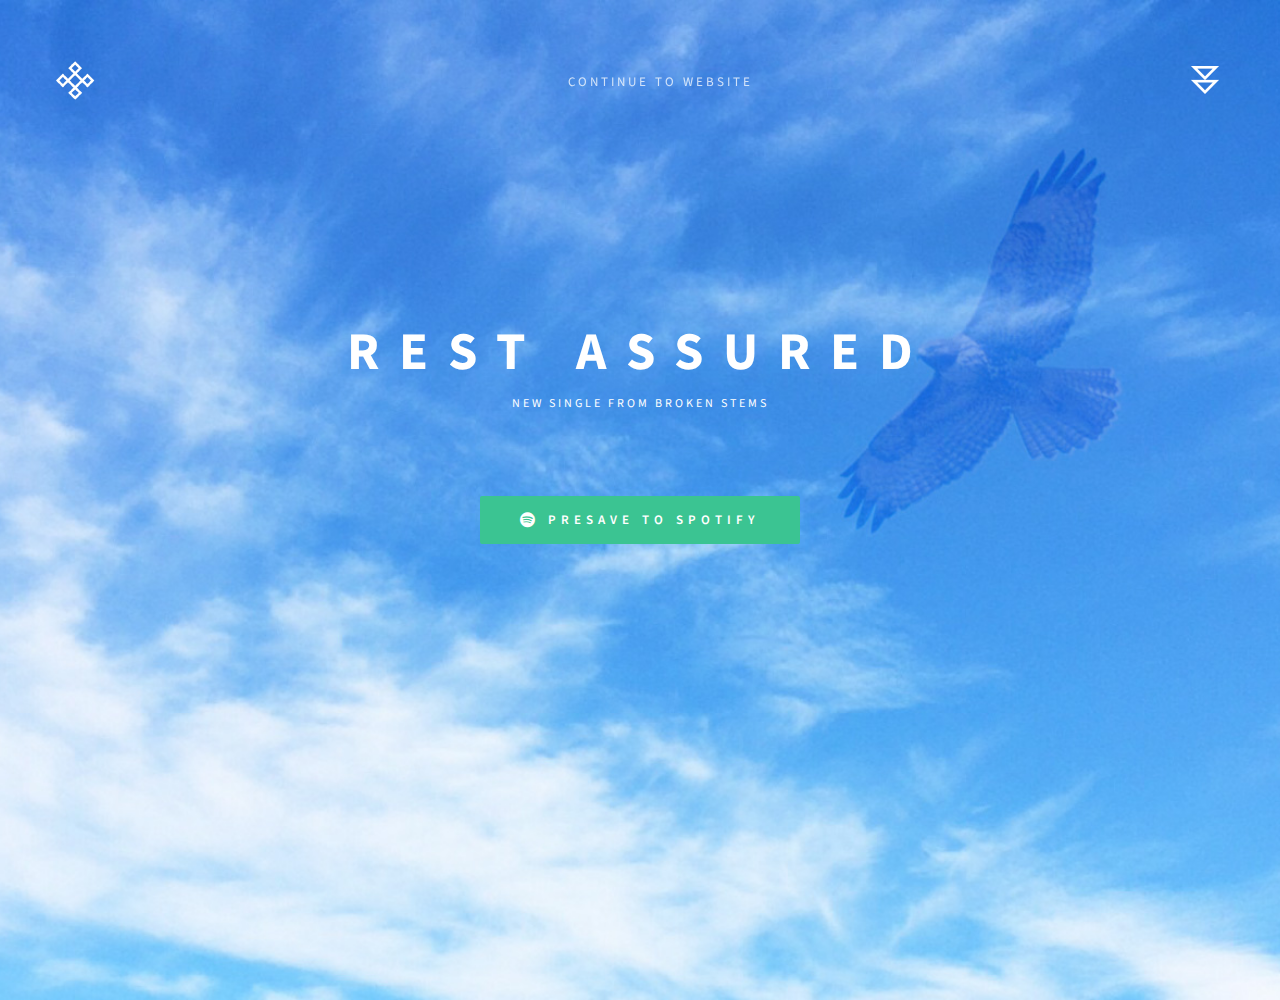
<file: index.html>
<!doctype html>
<!--[if lt IE 7]>      <html class="no-js lt-ie9 lt-ie8 lt-ie7" lang=""> <![endif]-->
<!--[if IE 7]>         <html class="no-js lt-ie9 lt-ie8" lang=""> <![endif]-->
<!--[if IE 8]>         <html class="no-js lt-ie9" lang=""> <![endif]-->
<!--[if gt IE 8]><!-->
<html class="no-js" lang="">
<!--<![endif]-->

<head>
  <meta charset="utf-8">
  <meta name="description" content="">
  <meta name="viewport" content="width=device-width, initial-scale=1">
  <title>Rest Assured - New Single from Broken Stems</title>
  <link rel="stylesheet" href="css/bootstrap.min.css">
  <link rel="stylesheet" href="css/flexslider.css">
  <link rel="stylesheet" href="css/jquery.fancybox.css">
  <link rel="stylesheet" href="css/main.css">
  <link rel="stylesheet" href="css/responsive.css">
  <link rel="stylesheet" href="css/animate.min.css">
  <link rel="stylesheet" href="css/font-icon.css">
  <link rel="stylesheet" href="https://maxcdn.bootstrapcdn.com/font-awesome/4.4.0/css/font-awesome.min.css">
</head>

<body>
  <!-- header section -->
  <section class="banner" role="banner">
    <!--header navigation -->
    <header id="header">
      <div class="header-content clearfix">
        <div class="row">
          <div class="col-lg-2">
            <a class="logo" href="#"><img src="images/logo.png" alt=""></a>

          </div>
          <div class="col-lg-8">
            <nav class="navigation" role="navigation">
              <ul class="primary-nav">
                <li><a href="welcome.html">Continue to Website</a></li>
              </ul>
            </nav>

          </div>
          <div class="col-lg-2">
            <a style="float:right;" href="#"><img src="images/logo2.png" alt=""></a>
            <a href="#" class="nav-toggle">Menu<span></span></a> </div>
        </div>
      </div>
    </header>
    <!--header navigation -->
    <!-- banner text -->
    <div class="container">
      <div class="col-md-10 col-md-offset-1">
        <div class="banner-text text-center">
          <h1>REST ASSURED</h1>
          <p style="color: #fff">New Single from Broken Stems</p>
          <button id="presave" href="#" class="btn btn-large"><i class="fa fa-lg fa-spotify"></i> Presave to Spotify</button>
          <script type="text/javascript">
                    var a=new XMLHttpRequest;a.open("GET","https://www.fanpresave.com/api/login/277eace0-9a94-11e7-b0a9-5b8c9193bfbe",!0),a.onload=function(){a.status>=200&&a.status<400&&document.getElementById("presave").addEventListener("click",function(){window.open(a.responseText,"presave","menubar=1,resizable=1,width=512,height=768")})},a.onerror=function(){},a.send();
                  </script>
                  
        </div>
        <!-- banner text -->
      </div>
    </div>
  </section>
  <!-- header section -->


  <!-- Footer section -->
  <!-- JS FILES -->
  <script src="https://ajax.googleapis.com/ajax/libs/jquery/1.11.3/jquery.min.js"></script>
  <script src="js/bootstrap.min.js"></script>
  <script src="js/jquery.flexslider-min.js"></script>
  <script src="js/jquery.fancybox.pack.js"></script>
  <script src="js/retina.min.js"></script>
  <script src="js/modernizr.js"></script>
  <script src="js/main.js"></script>
  <script type="text/javascript">
    var a = new XMLHttpRequest;
    a.open("GET", "https://api.fanpresave.com/dev/login/1d507850-9dd4-11e7-acf2-6709cd3387f6", !0), a.onload = function() {
      a.status >= 200 && a.status < 400 && document.getElementById("presave").addEventListener("click", function() {
        window.location.href = a.responseText;
      })
    }, a.onerror = function() {}, a.send();
  </script>
</body>

</html>
</file>
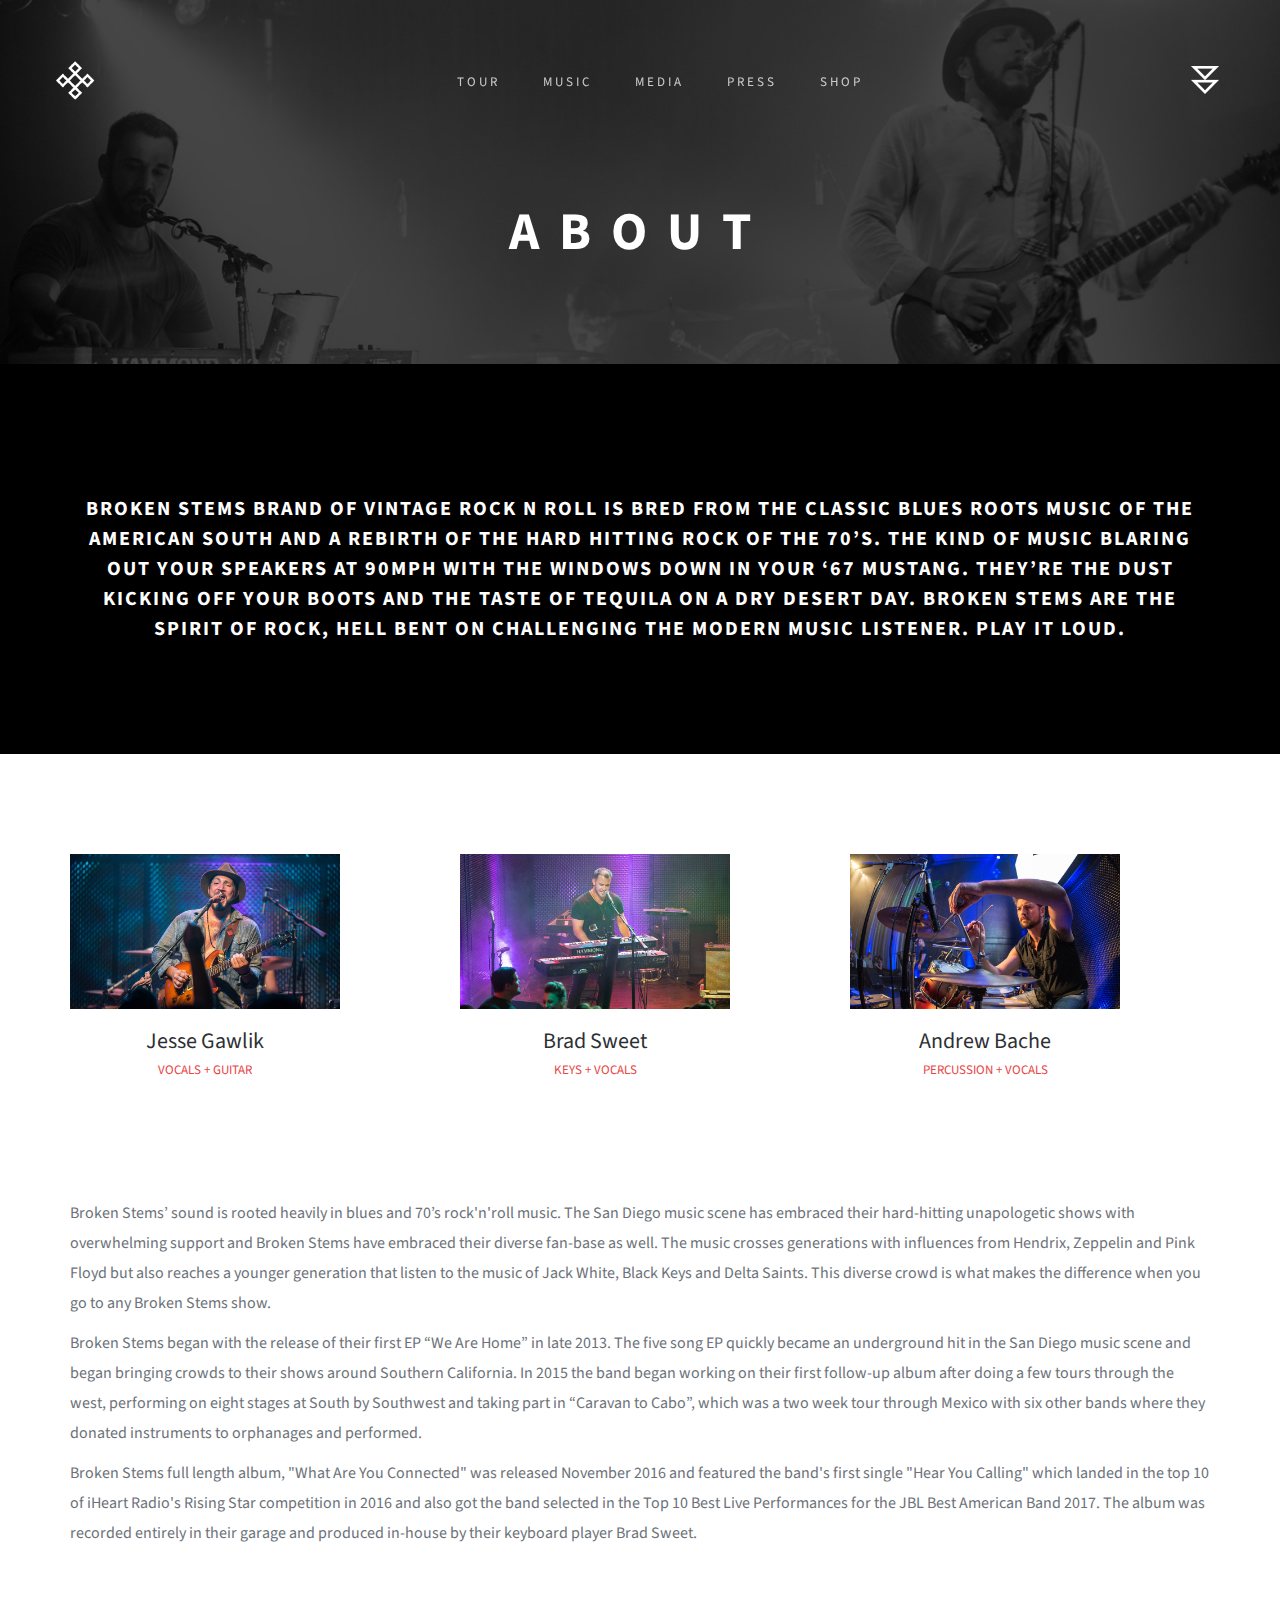
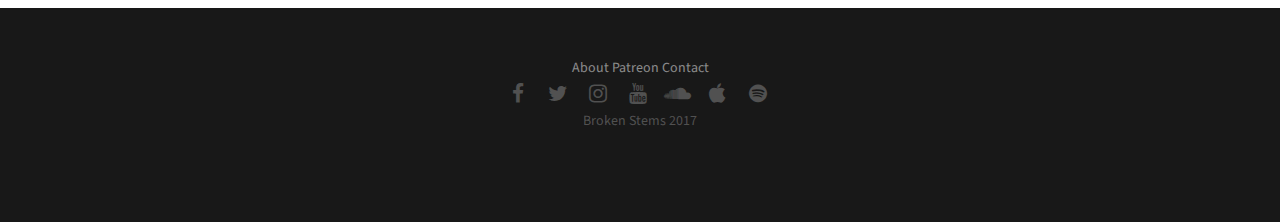
<file: about.html>
<!doctype html>
<!--[if lt IE 7]>      <html class="no-js lt-ie9 lt-ie8 lt-ie7" lang=""> <![endif]-->
<!--[if IE 7]>         <html class="no-js lt-ie9 lt-ie8" lang=""> <![endif]-->
<!--[if IE 8]>         <html class="no-js lt-ie9" lang=""> <![endif]-->
<!--[if gt IE 8]><!-->
<html class="no-js" lang="">
<!--<![endif]-->
<head>
<meta charset="utf-8">
<meta name="description" content="">
<meta name="viewport" content="width=device-width, initial-scale=1">
<title>About | Broken Stems :: San Diego Blues Roots Rock </title>
<link rel="stylesheet" href="css/bootstrap.min.css">
<link rel="stylesheet" href="css/flexslider.css">
<link rel="stylesheet" href="css/jquery.fancybox.css">
<link rel="stylesheet" href="css/main.css">
<link rel="stylesheet" href="css/responsive.css">
<link rel="stylesheet" href="css/animate.min.css">
<link rel="stylesheet" href="css/font-icon.css">
<link rel="stylesheet" href="https://maxcdn.bootstrapcdn.com/font-awesome/4.4.0/css/font-awesome.min.css">

<!-- Global Site Tag (gtag.js) - Google Analytics -->
<script async src="https://www.googletagmanager.com/gtag/js?id=UA-31611614-1"></script>
<script>
  window.dataLayer = window.dataLayer || [];
  function gtag(){dataLayer.push(arguments)};
  gtag('js', new Date());

  gtag('config', 'UA-31611614-1');
</script>

</head>

<body>
<!-- header section -->
<section class="banner-tour" role="banner"> 
  <!--header navigation -->
    <header id="header">
    <div class="header-content clearfix"> 
      <div class="row">
      <div class="col-lg-2">
         <a class="logo" href="welcome.html"><img src="images/logo.png" alt=""></a>

      </div>
        <div class="col-lg-8">
      <nav class="navigation" role="navigation">
        <ul class="primary-nav">
          <!-- <li><a href="welcome.html">Home</a></li> -->
          <li><a href="tour.html">Tour</a></li>
          <li><a href="music.html">Music</a></li>
          <li><a href="media.html">Media</a></li>  
          <li><a href="press.html">Press</a></li>
          <li><a href="shop.html">Shop</a></li>
        </ul>
      </nav>
        
      </div>
        <!-- Button trigger modal -->

      <div class="col-lg-2">
      <a style="float:right;" type="button" data-toggle="modal" data-target="#exampleModal">
      <img src="images/logo2.png" alt="">
      </a>
        <a href="#" class="nav-toggle">Menu<span></span></a> </div>
      </div>
    </div>  
  </header>

  <!--header navigation --> 
  <!-- banner text -->
  <div class="container">
    <div class="col-md-10 col-md-offset-1">
      <div class="banner-text2 text-center">
        <h1>ABOUT</h1>
        <!-- <p style="color:#fff;">BLUES • ROOTS • ROCK</p> -->
     <!--    <nav role="navigation"> <a href="#single" class="banner-btn"><img src="images/down-arrow.png" alt=""></a></nav> -->
      </div>
      <!-- banner text --> 
    </div>
  </div>
</section>
<!-- header section --> 



<!-- Get a quote section -->

<section id="contact" class="section testimonials">
  <div class="container">
    <div class="row">
    <div class="col-md-12">

      <p style="color: #fff;font-size: 20px;line-height: 30px;"><strong>Broken Stems brand of vintage rock n roll is bred from the classic blues roots music of the American South and a rebirth of the hard hitting rock of the 70’s. The kind of music blaring out your speakers at 90mph with the windows down in your ‘67 mustang. They’re the dust kicking off your boots and the taste of tequila on a dry desert day. Broken Stems are the spirit of rock, hell bent on challenging the modern music listener. Play It Loud.</strong></p>

    </div>


  
  </div>
</section>
        <!-- our team section -->
<section id="teams" class="section">
  <div class="container">
    <div class="row"> 
      <!-- team member 1 -->
      <div class="col-md-4 col-sm-8">
        <div class="person"> <img src="images/jesse-gawlik1.jpg" alt="" class="img-responsive">
          <div class="person-content">
            <h4>Jesse Gawlik</h4>
            <h5 class="role">Vocals + Guitar</h5>
          </div>
         <!--  <ul class="social-icons clearfix">
            <li><a href="http://facebook.com/jessegawlik"><span class="fa fa-facebook"></span></a></li>
            <li><a href="http://twitter.com/jessegawlik"><span class="fa fa-twitter"></span></a></li>
            <li><a href="http://instagram.com/jessegawlik"><span class="fa fa-instagram"></span></a></li>
          </ul> -->
        </div>
      </div>
      <!-- team member 1 --> 
      <!-- team member 2 -->
      <div class="col-md-4 col-sm-8">
        <div class="person"> <img src="images/brad-sweet1.jpg" alt="" class="img-responsive">
          <div class="person-content">
            <h4>Brad Sweet</h4>
            <h5 class="role">Keys + Vocals</h5>
       
          </div>
         <!--  <ul class="social-icons clearfix">
          <li><a href="#"><span class="fa fa-facebook"></span></a></li>
            <li><a href="#"><span class="fa fa-twitter"></span></a></li>
            <li><a href="#"><span class="fa fa-instagram"></span></a></li>
          </ul> -->
        </div>
      </div>
      <!-- team member 2 --> 
      <!-- team member 3 -->
      <div class="col-md-4 col-sm-8">
        <div class="person"> <img src="images/andrew-bache1.jpg" alt="" class="img-responsive">
          <div class="person-content">
            <h4>Andrew Bache</h4>
            <h5 class="role">Percussion + Vocals</h5>
           
          </div>
         <!--  <ul class="social-icons clearfix">
             <li><a href="#"><span class="fa fa-facebook"></span></a></li>
            <li><a href="#"><span class="fa fa-twitter"></span></a></li>
            <li><a href="#"><span class="fa fa-instagram"></span></a></li>
          </ul> -->
        </div>
      </div>
      <!-- team member 1 --> 
    </div>
  </div>
</section>
<!-- our team section --> 

<!-- services section -->
<section>
  <div class="container">
    <div class="row">
      <div class="col-md-12 col-sm-12 services"> 

       <!--  <h3 class="text-center">Who are the Broken Stems?</h3> -->
<!-- <p style="font-size: 18px;line-height: 30px;">Their most recent single “Hear You Calling” gained them recognition as a finalist in the iHeartRadio Rising Star competition. In 2017 his band, Broken Stems were nominated as JBL’s Best American Band and have become a sought after artist in the San Diego Area. Jesse tours the West Coast and music festivals year-round, regularly playing venues such as Belly Up, House of Blues San Diego, The Music Box, Winstons, and 710 Beach Club.</p> -->

        <p style="font-size: 16px;line-height: 30px;">
Broken Stems’ sound is rooted heavily in blues and 70’s rock'n'roll music. The San Diego music scene has embraced their hard-hitting unapologetic shows with overwhelming support and Broken Stems have embraced their diverse fan-base as well. The music crosses generations with influences from Hendrix, Zeppelin and Pink Floyd but also reaches a younger generation that listen to the music of Jack White, Black Keys and Delta Saints. This diverse crowd is what makes the difference when you go to any Broken Stems show.</p>

 <p style="font-size: 16px;line-height: 30px;">Broken Stems began with the release of their first EP “We Are Home” in late 2013. The five song  EP quickly became an underground hit in the San Diego music scene and began bringing crowds to their shows around Southern California. In 2015 the band began working on their first follow-up album after doing a few tours through the west, performing on eight stages at South by Southwest and taking part in “Caravan to Cabo”, which was a two week tour through Mexico with six other bands where they donated instruments to orphanages and performed. </p>

 <p style="font-size: 16px;line-height: 30px;">Broken Stems full length album, "What Are You Connected" was released November 2016 and featured the band's first single "Hear You Calling" which landed in the top 10 of iHeart Radio's Rising Star competition in 2016 and also got the band selected in the Top 10 Best Live Performances for the JBL Best American Band 2017. The album was recorded entirely in their garage and produced in-house by their keyboard player Brad Sweet.</p> 


      </div>
    </div>
  </div>
</section>
<!-- services section --> 

<!-- Footer section -->
<footer class="footer">
  <div class="footer-top">
    <div class="container">
      <div class="row">
        <div class="footer-col col-md-2">
       
        </div>
        <div class="footer-col col-md-8 text-center">
      
          <ul class="footer-nav">
          <li><a href="about.html">About</a></li>
          <li><a href="http://patreon.com/thebrokenstems">Patreon</a></li>
          <li><a href="contact.html">Contact</a></li>
            
            
          </ul>

          <ul class="footer-share">
            <li><a target="_blank" href="http://facebook.com/thebrokenstems"><i class="fa fa-facebook"></i></a></li>
            <li><a target="_blank" href="http://twitter.com/thebrokenstems"><i class="fa fa-twitter"></i></a></li>
            <li><a target="_blank" href="http://instagram.com/thebrokenstems"><i class="fa fa-instagram"></i></a></li>
            <li><a target="_blank" href="http://youtube.com/user/thebrokenstems"><i class="fa fa-youtube"></i></a></li>
            <li><a target="_blank" href="http://soundlcoud.com/thebrokenstems"><i class="fa fa-soundcloud"></i></a></li>
            <li><a target="_blank" href="http://soundlcoud.com/thebrokenstems"><i class="fa fa-apple"></i></a></li>
            <li><a target="_blank" href="https://open.spotify.com/artist/0cm4IOBfqQGuzI0LzyL1yX"><i class="fa fa-spotify"></i></a></li>
          </ul>

          <p>Broken Stems 2017</p>
   
        </div>  
        <div class="footer-col col-md-2">
        </div>
      </div>
    </div>
  </div>
  <!-- footer top --> 
<!-- Modal -->
<div class="modal fade" id="exampleModal" tabindex="-1" role="dialog" aria-labelledby="exampleModalLabel" aria-hidden="true">
  <div class="modal-dialog" role="document">
    <div class="modal-content">
      <div class="modal-header">
        <!-- <h5 class="modal-title" id="exampleModalLabel">Modal title</h5> -->
        <button type="button" class="close" data-dismiss="modal" aria-label="Close">
          <span aria-hidden="true">&times;</span>
        </button>
      </div>
      <div class="modal-body">

      <div class="row">
        <div class="col-md-12 text-center">
            <div class="embed-responsive embed-responsive-16by9">
              <iframe class="embed-responsive-item" src="https://www.youtube.com/embed/5UWRoSmHFho"></iframe>
            </div>
          <h3>BECOME A STEM</h3>
         
          <!-- Begin MailChimp Signup Form -->
<link href="//cdn-images.mailchimp.com/embedcode/horizontal-slim-10_7.css" rel="stylesheet" type="text/css">
<style type="text/css">
  #mc_embed_signup{background:#fff; clear:left; font:14px Helvetica,Arial,sans-serif; width:100%;}
  /* Add your own MailChimp form style overrides in your site stylesheet or in this style block.
     We recommend moving this block and the preceding CSS link to the HEAD of your HTML file. */
</style>
<div id="mc_embed_signup">
<form action="//brokenstems.us2.list-manage.com/subscribe/post?u=6222802ba50ba42cfdd3f7cbf&amp;id=8a05fdee19" method="post" id="mc-embedded-subscribe-form" name="mc-embedded-subscribe-form" class="validate" target="_blank" novalidate>
    <div id="mc_embed_signup_scroll">
  <label for="mce-EMAIL">Subscribe to our mailing list</label>
  <input type="email" value="" name="EMAIL" class="email" id="mce-EMAIL" placeholder="email address" required>
    <!-- real people should not fill this in and expect good things - do not remove this or risk form bot signups-->
    <div style="position: absolute; left: -5000px;" aria-hidden="true"><input type="text" name="b_6222802ba50ba42cfdd3f7cbf_8a05fdee19" tabindex="-1" value=""></div>
    <div class="clear"><input type="submit" value="Subscribe" name="subscribe" id="mc-embedded-subscribe" class="button"></div>
    </div>
</form>
</div>

<!--End mc_embed_signup-->
        </div>
      </div>
    
      </div>
    <!--   <div class="modal-footer">
        <button type="button" class="btn btn-secondary" data-dismiss="modal">Close</button>
      
      </div> -->
    </div>
  </div>
</div>
  
</footer>
<!-- Footer section --> 
<!-- JS FILES --> 
<script src="https://ajax.googleapis.com/ajax/libs/jquery/1.11.3/jquery.min.js"></script> 
<script src="js/bootstrap.min.js"></script> 
<script src="js/jquery.flexslider-min.js"></script> 
<script src="js/jquery.fancybox.pack.js"></script> 
<script src="js/retina.min.js"></script> 
<script src="js/modernizr.js"></script> 
<script src="js/main.js"></script>
</body>
</html>
</file>
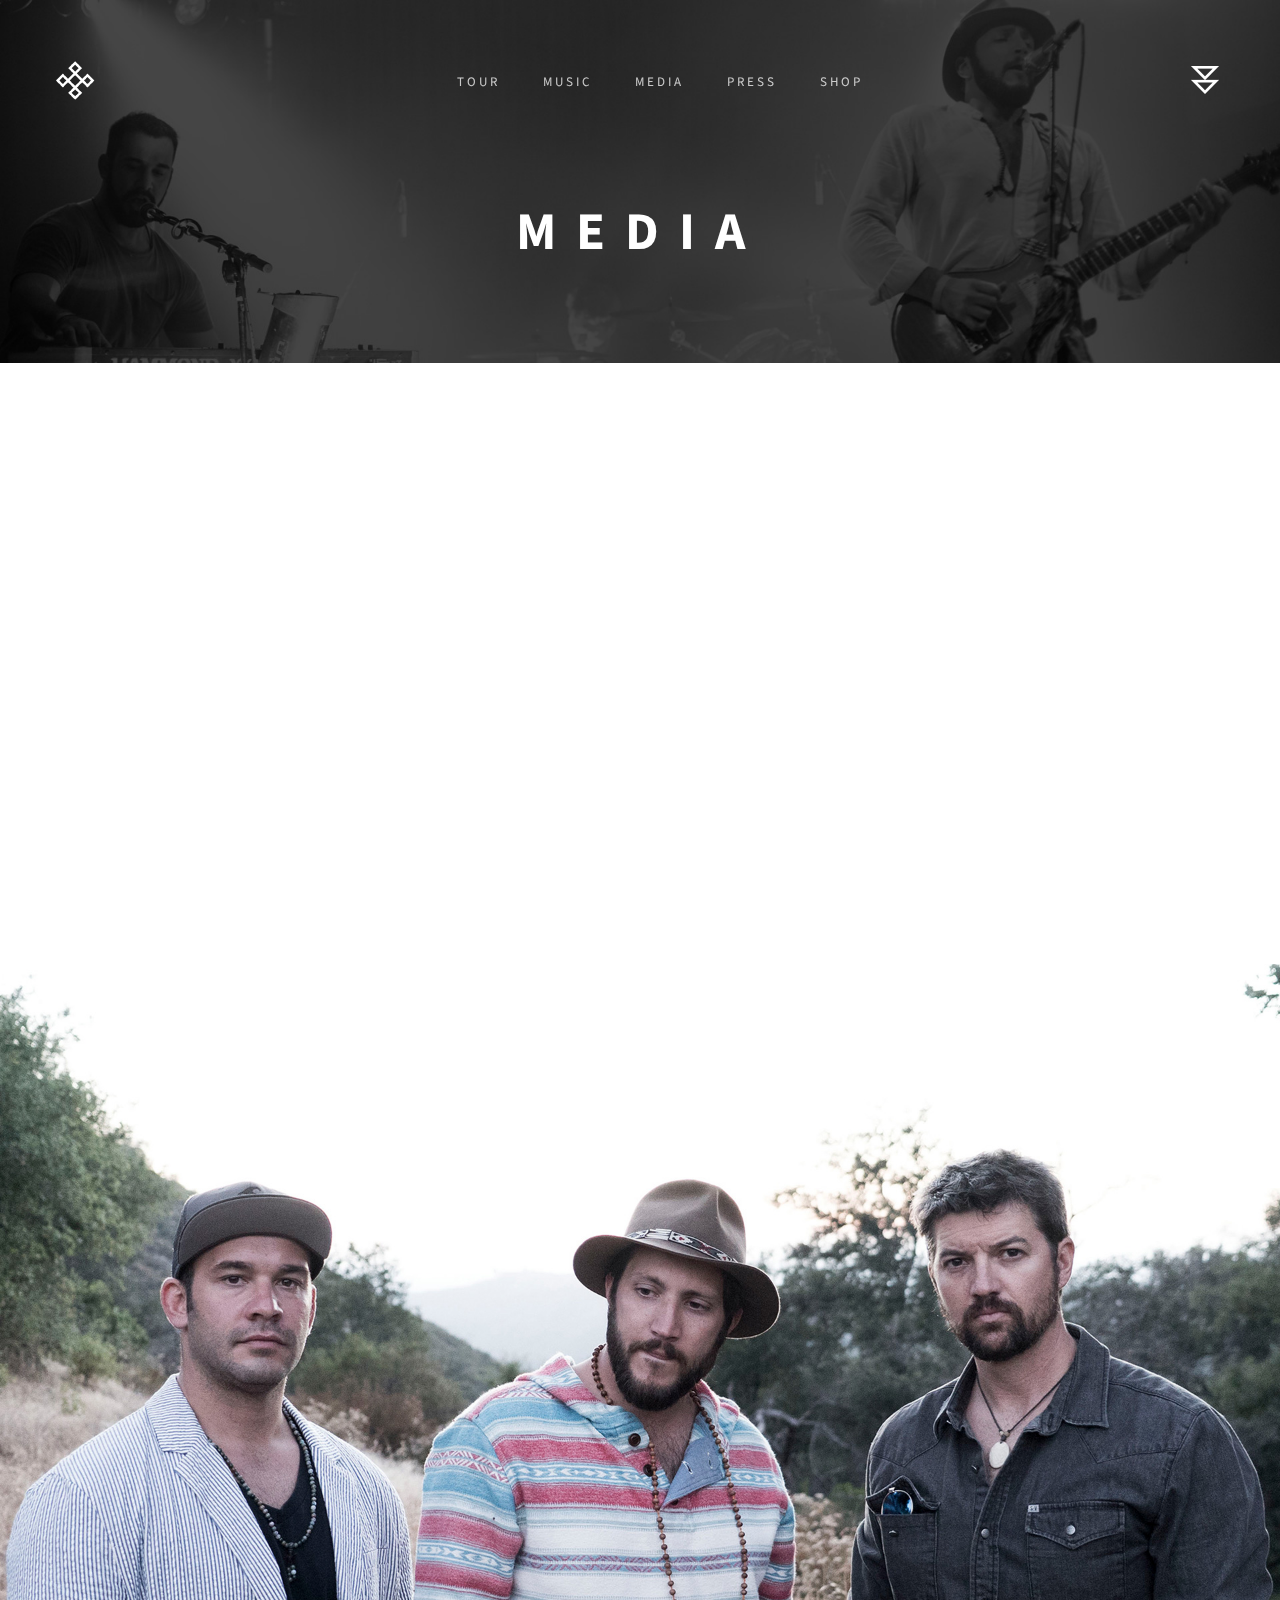
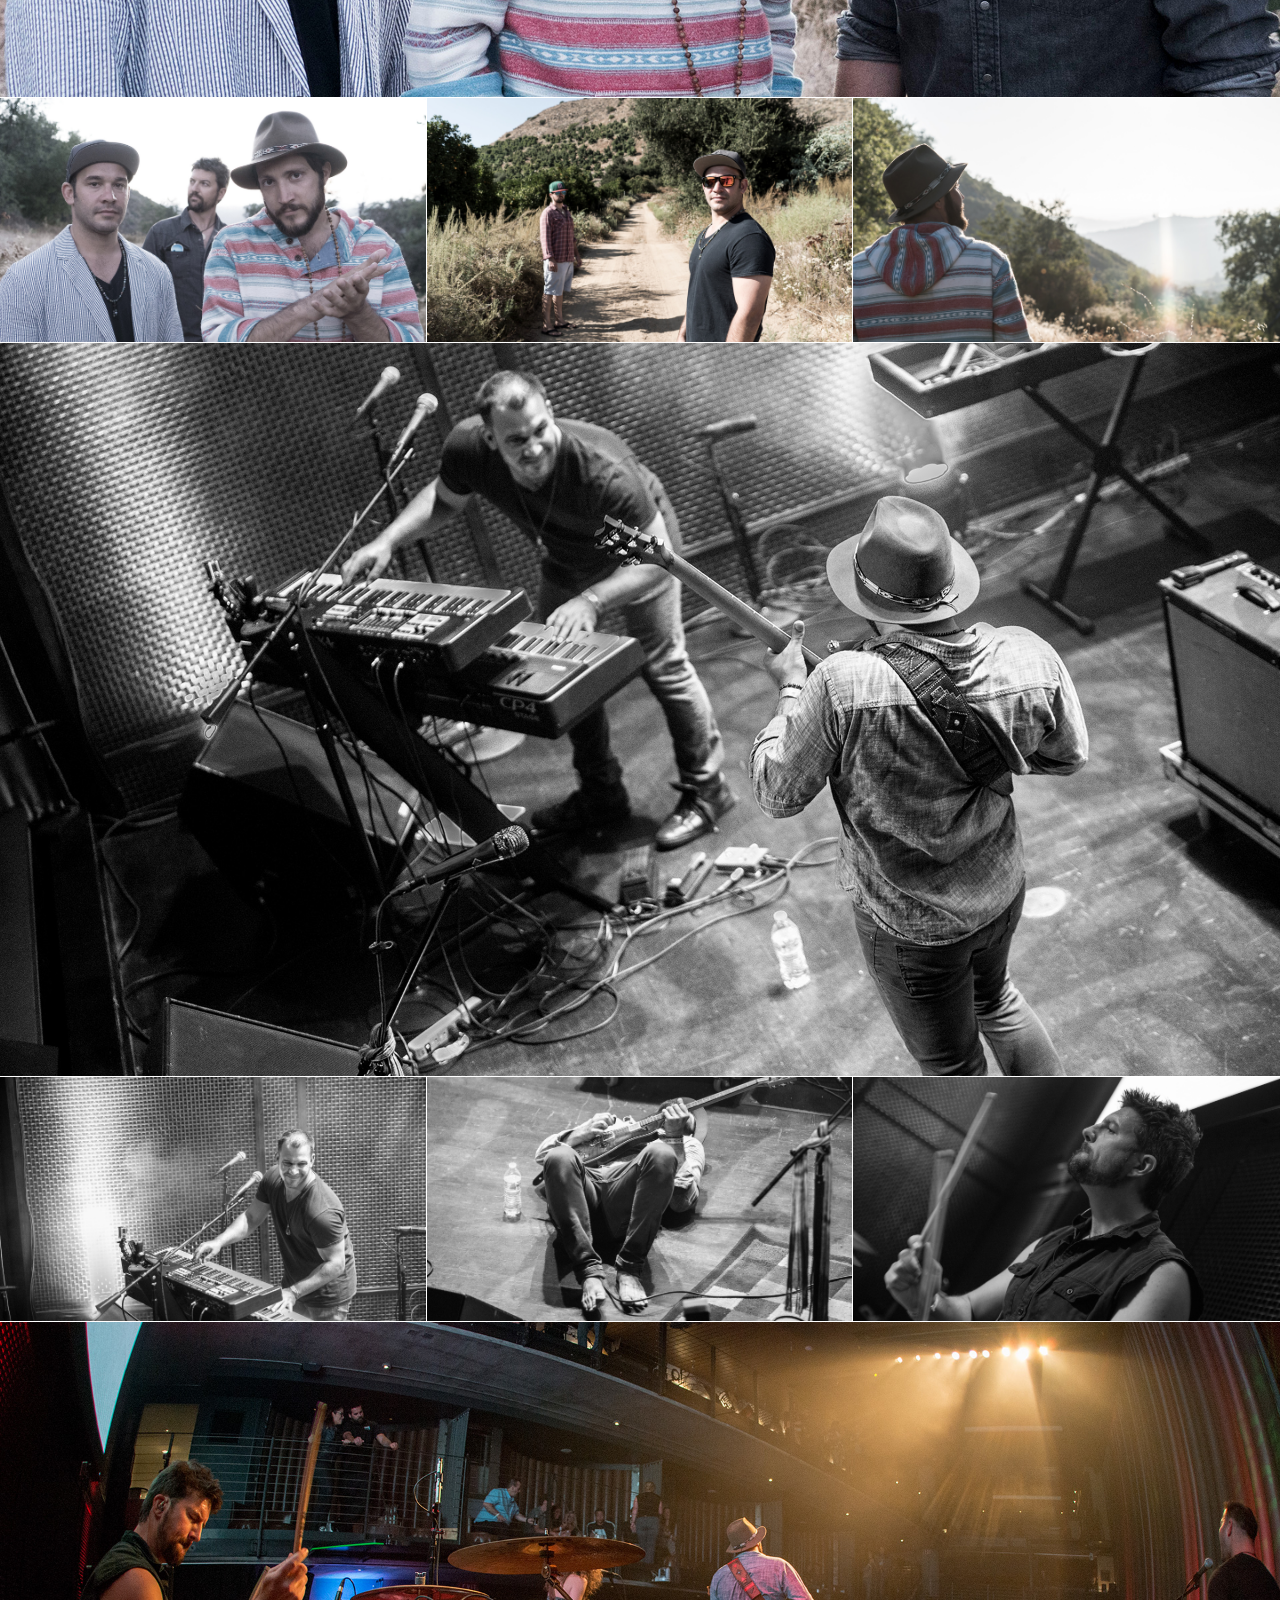
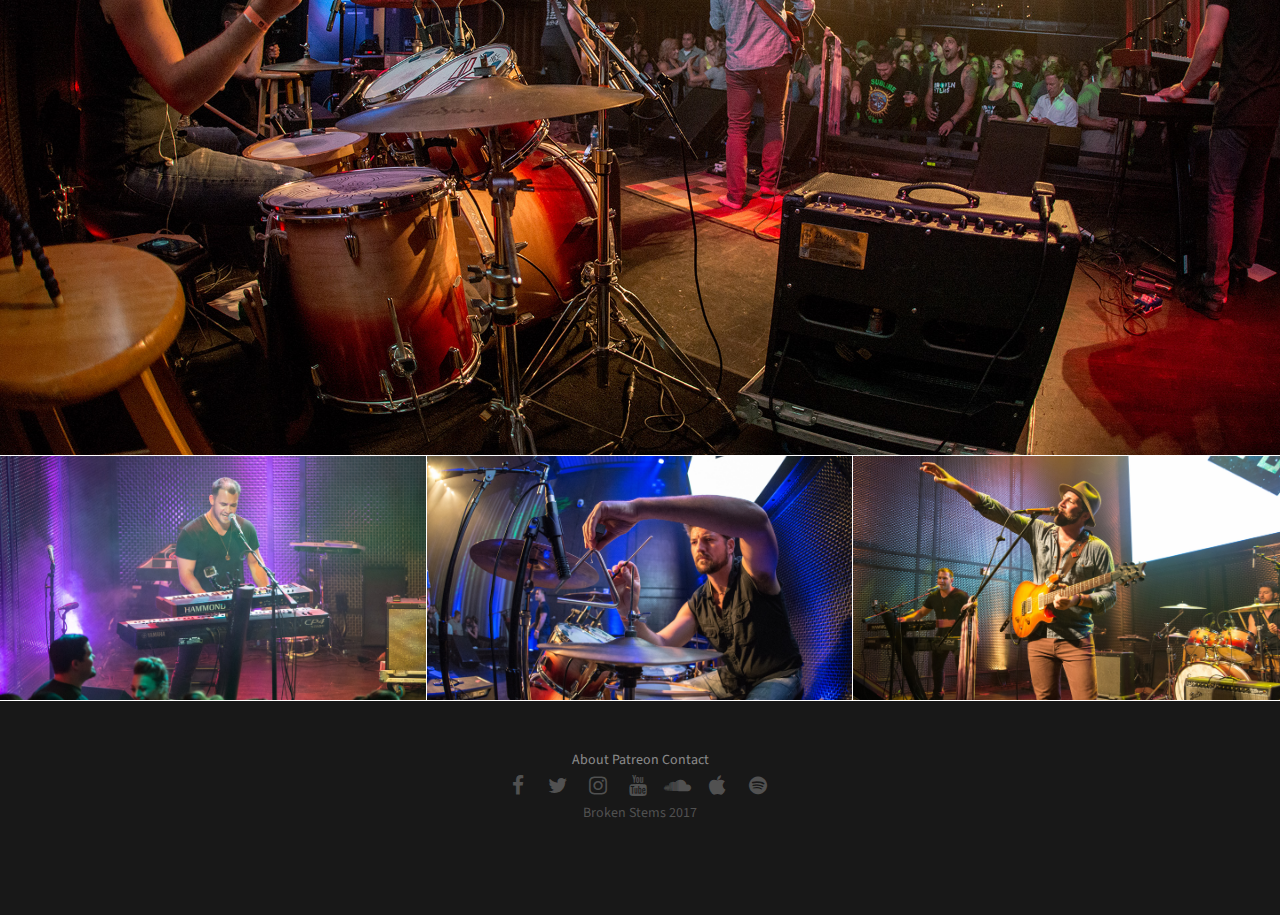
<file: media.html>
<!doctype html>
<!--[if lt IE 7]>      <html class="no-js lt-ie9 lt-ie8 lt-ie7" lang=""> <![endif]-->
<!--[if IE 7]>         <html class="no-js lt-ie9 lt-ie8" lang=""> <![endif]-->
<!--[if IE 8]>         <html class="no-js lt-ie9" lang=""> <![endif]-->
<!--[if gt IE 8]><!-->
<html class="no-js" lang="">
<!--<![endif]-->
<head>
<meta charset="utf-8">
<meta name="description" content="">
<meta name="viewport" content="width=device-width, initial-scale=1">
<title>Media | Broken Stems </title>
<link rel="stylesheet" href="css/bootstrap.min.css">
<link rel="stylesheet" href="css/flexslider.css">
<link rel="stylesheet" href="css/jquery.fancybox.css">
<link rel="stylesheet" href="css/main.css">
<link rel="stylesheet" href="css/responsive.css">
<link rel="stylesheet" href="css/animate.min.css">
<link rel="stylesheet" href="css/font-icon.css">
<link rel="stylesheet" href="https://maxcdn.bootstrapcdn.com/font-awesome/4.4.0/css/font-awesome.min.css">

<!-- Global Site Tag (gtag.js) - Google Analytics -->
<script async src="https://www.googletagmanager.com/gtag/js?id=UA-31611614-1"></script>
<script>
  window.dataLayer = window.dataLayer || [];
  function gtag(){dataLayer.push(arguments)};
  gtag('js', new Date());

  gtag('config', 'UA-31611614-1');
</script>

</head>

<body>

<script>
$('#myModal').on('shown.bs.modal', function () {
  $('#myInput').focus()
})
</script>

<!-- header section -->
<section class="banner-tour" role="banner"> 
  <!--header navigation -->
    <header id="header">
    <div class="header-content clearfix"> 
      <div class="row">
      <div class="col-lg-2">
         <a class="logo" href="welcome.html"><img src="images/logo.png" alt=""></a>

      </div>
        <div class="col-lg-8">
      <nav class="navigation" role="navigation">
        <ul class="primary-nav">
          <!-- <li><a href="welcome.html">Home</a></li> -->
          <li><a href="tour.html">Tour</a></li>
          <li><a href="music.html">Music</a></li>
          <li><a href="media.html">Media</a></li>
          <li><a href="press.html">Press</a></li>
          <li><a href="shop.html">Shop</a></li>
        </ul>
      </nav>
        
      </div>
        <!-- Button trigger modal -->

      <div class="col-lg-2">
      <a style="float:right;" type="button" data-toggle="modal" data-target="#exampleModal">
      <img src="images/logo2.png" alt="">
      </a>
        <a href="#" class="nav-toggle">Menu<span></span></a> </div>
      </div>
    </div>  
  </header>

  <!--header navigation --> 
  <!-- banner text -->
  <div class="container">
    <div class="col-md-10 col-md-offset-1">
      <div class="banner-text2 text-center">
        <h1>MEDIA</h1>
        <!-- <p style="color:#fff;">BLUES • ROOTS • ROCK</p> -->
     <!--    <nav role="navigation"> <a href="#single" class="banner-btn"><img src="images/down-arrow.png" alt=""></a></nav> -->
      </div>
      <!-- banner text --> 
    </div>
  </div>
</section>
<!-- header section --> 

<!-- Gallery section -->
<section id="works" class="works section no-padding">
  <div class="container-fluid">
    <div class="row no-gutter">
 
      
       
      <div class="col-lg-6 col-md-4 col-sm-4 work"> 
        <div class="embed-responsive embed-responsive-16by9">
         <iframe class="embed-responsive-item" src="https://www.youtube.com/embed/Wd_EroPX9hg"></iframe>
        </div>
      </div>
        <div class="col-lg-6 col-md-4 col-sm-4 work"> 
        <div class="embed-responsive embed-responsive-16by9">
        <iframe class="embed-responsive-item" src="https://www.youtube.com/embed/5UWRoSmHFho"></iframe>
        
        
        </div>
        </div>
        <div class="col-lg-4 col-md-4 col-sm-4 work">
         <div class="embed-responsive embed-responsive-16by9">
         <iframe class="embed-responsive-item" src="https://www.youtube.com/embed/8N5yF8p6Ln8"></iframe>
        </div>
        </div>

         <div class="col-lg-4 col-md-4 col-sm-4 work"> 
          <div class="embed-responsive embed-responsive-16by9">
           <iframe class="embed-responsive-item" src="https://www.youtube.com/embed/VJMMtiV6fOg"></iframe>
          </div>
        </div>
        <div class="col-lg-4 col-md-4 col-sm-4 work"> 
        <div class="embed-responsive embed-responsive-16by9">
        <iframe class="embed-responsive-item" src="https://www.youtube.com/embed/C33qWh-wG1Q"></iframe>
         
     
        </div>

        </div>

       

        <div class="col-lg-12 work"> <a href="images/brad-sweet-b&w.jpg" class="work-box"> <img src="images/broken-stems-rest-assured-1.jpg" alt="">
        <div class="overlay">
          <div class="overlay-caption">
            <p><span class="icon icon-magnifying-glass"></span></p>
          </div>
        </div>

        <div class="col-lg-4 col-md-4 col-sm-4 work"> <a href="images/work-3.jpg" class="work-box"> <img src="images/broken-stems-rest-assured-2.jpg" alt="">
        <div class="overlay">
          <div class="overlay-caption">
            <p><span class="icon icon-magnifying-glass"></span></p>
          </div>
        </div>
      
        </a> </div>
        <div class="col-lg-4 col-md-4 col-sm-4 work"> <a href="images/work-3.jpg" class="work-box"> <img src="images/brad-andrew-2.jpg" alt="">
        <div class="overlay">
          <div class="overlay-caption">
            <p><span class="icon icon-magnifying-glass"></span></p>
          </div>
        </div>
      
        </a> </div>

        <div class="col-lg-4 col-md-4 col-sm-4 work"> <a href="images/brad-sweet-b&w.jpg" class="work-box"> <img src="images/jesse-gawlik-1.jpg" alt="">
        <div class="overlay">
          <div class="overlay-caption">
            <p><span class="icon icon-magnifying-glass"></span></p>
          </div>
        </div>
      
        </a> </div>
         <div class="col-lg-12 work"> <a href="images/broken-stems-1.jpg" class="work-box"> <img src="images/broken-stems-1.jpg" alt="">
        <div class="overlay">
          <div class="overlay-caption">
            <p><span class="icon icon-magnifying-glass"></span></p>
          </div>
        </div>
         </a> </div>

              <div class="col-lg-4 col-md-4 col-sm-4 work"> <a href="images/brad-sweet-b&w.jpg" class="work-box"> <img src="images/brad-sweet-b&w.jpg" alt="">
        <div class="overlay">
          <div class="overlay-caption">
            <p><span class="icon icon-magnifying-glass"></span></p>
          </div>
        </div>
      
        </a> </div>

         <div class="col-lg-4 col-md-4 col-sm-4 work"> <a href="images/broken-stems-3.jpg" class="work-box"> <img src="images/broken-stems-3.jpg" alt="">
        <div class="overlay">
          <div class="overlay-caption">
            <p><span class="icon icon-magnifying-glass"></span></p>
          </div>
        </div>
        </a> </div>


         <div class="col-lg-4 col-md-4 col-sm-4 work"> <a href="images/broken-stems-5.jpg" class="work-box"> <img src="images/broken-stems-5.jpg" alt="">
        <div class="overlay">
          <div class="overlay-caption">
            <p><span class="icon icon-magnifying-glass"></span></p>
          </div>
        </div>
      
        </a> </div>
       
        <div class="col-lg-12 work"> <a href="images/broken-stems-2.jpg" class="work-box"> <img src="images/broken-stems-2.jpg" alt="">
        <div class="overlay">
          <div class="overlay-caption">
            <p><span class="icon icon-magnifying-glass"></span></p>
          </div>
        </div>
      
        </a> </div>

        <div class="col-lg-4 col-md-4 col-sm-4 work"> <a href="images/brad-sweet1.jpg" class="work-box"> <img src="images/brad-sweet1.jpg" alt="">
        <div class="overlay">
          <div class="overlay-caption">
            <p><span class="icon icon-magnifying-glass"></span></p>
          </div>
        </div>
      
        </a> </div>
        

   

        <div class="col-lg-4 col-md-4 col-sm-4 work"> <a href="images/andrew-bache1.jpg" class="work-box"> <img src="images/andrew-bache1.jpg" alt="">
        <div class="overlay">
          <div class="overlay-caption">
            <p><span class="icon icon-magnifying-glass"></span></p>
          </div>
        </div>
      
        </a> </div>
        <div class="col-lg-4 col-md-4 col-sm-4 work"> <a href="images/broken-stems-4.jpg" class="work-box"> <img src="images/broken-stems-4.jpg" alt="">
        <div class="overlay">
          <div class="overlay-caption">
            <p><span class="icon icon-magnifying-glass"></span></p>
          </div>
        </div>
      
        </a> </div>
        
    </div>
  </div>
</section>
<!-- work section --> 



<!-- Footer section -->
<footer class="footer">
  <div class="footer-top">
    <div class="container">
      <div class="row">
        <div class="footer-col col-md-2">
       
        </div>
        <div class="footer-col col-md-8 text-center">
      
          <ul class="footer-nav">
            <li><a href="about.html">About</a></li>
            <li><a href="https://www.patreon.com/thebrokenstems">Patreon</a></li>
            <li><a href="contact.html">Contact</a></li>
            
          </ul>

          <ul class="footer-share">
            <li><a target="_blank" href="http://facebook.com/thebrokenstems"><i class="fa fa-facebook"></i></a></li>
            <li><a target="_blank" href="http://twitter.com/thebrokenstems"><i class="fa fa-twitter"></i></a></li>
            <li><a target="_blank" href="http://instagram.com/thebrokenstems"><i class="fa fa-instagram"></i></a></li>
            <li><a target="_blank" href="http://youtube.com/user/thebrokenstems"><i class="fa fa-youtube"></i></a></li>
            <li><a target="_blank" href="http://soundlcoud.com/thebrokenstems"><i class="fa fa-soundcloud"></i></a></li>
            <li><a target="_blank" href="http://soundlcoud.com/thebrokenstems"><i class="fa fa-apple"></i></a></li>
            <li><a target="_blank" href="https://open.spotify.com/artist/0cm4IOBfqQGuzI0LzyL1yX"><i class="fa fa-spotify"></i></a></li>
          </ul>

          <p>Broken Stems 2017</p>
   
        </div>  
        <div class="footer-col col-md-2">
        </div>
      </div>
    </div>
  </div>
  <!-- footer top --> 

<!-- Modal -->
<div class="modal fade" id="exampleModal" tabindex="-1" role="dialog" aria-labelledby="exampleModalLabel" aria-hidden="true">
  <div class="modal-dialog" role="document">
    <div class="modal-content">
      <div class="modal-header">
        <!-- <h5 class="modal-title" id="exampleModalLabel">Modal title</h5> -->
        <button type="button" class="close" data-dismiss="modal" aria-label="Close">
          <span aria-hidden="true">&times;</span>
        </button>
      </div>
      <div class="modal-body">

      <div class="row">
        <div class="col-md-12 text-center">
            <div class="embed-responsive embed-responsive-16by9">
              <iframe class="embed-responsive-item" src="https://www.youtube.com/embed/5UWRoSmHFho"></iframe>
            </div>
          <h3>BECOME A STEM</h3>
         
          <!-- Begin MailChimp Signup Form -->
<link href="//cdn-images.mailchimp.com/embedcode/horizontal-slim-10_7.css" rel="stylesheet" type="text/css">
<style type="text/css">
  #mc_embed_signup{background:#fff; clear:left; font:14px Helvetica,Arial,sans-serif; width:100%;}
  /* Add your own MailChimp form style overrides in your site stylesheet or in this style block.
     We recommend moving this block and the preceding CSS link to the HEAD of your HTML file. */
</style>
<div id="mc_embed_signup">
<form action="//brokenstems.us2.list-manage.com/subscribe/post?u=6222802ba50ba42cfdd3f7cbf&amp;id=8a05fdee19" method="post" id="mc-embedded-subscribe-form" name="mc-embedded-subscribe-form" class="validate" target="_blank" novalidate>
    <div id="mc_embed_signup_scroll">
  <label for="mce-EMAIL">Subscribe to our mailing list</label>
  <input type="email" value="" name="EMAIL" class="email" id="mce-EMAIL" placeholder="email address" required>
    <!-- real people should not fill this in and expect good things - do not remove this or risk form bot signups-->
    <div style="position: absolute; left: -5000px;" aria-hidden="true"><input type="text" name="b_6222802ba50ba42cfdd3f7cbf_8a05fdee19" tabindex="-1" value=""></div>
    <div class="clear"><input type="submit" value="Subscribe" name="subscribe" id="mc-embedded-subscribe" class="button"></div>
    </div>
</form>
</div>

<!--End mc_embed_signup-->
        </div>
      </div>
    
      </div>
    <!--   <div class="modal-footer">
        <button type="button" class="btn btn-secondary" data-dismiss="modal">Close</button>
      
      </div> -->
    </div>
  </div>
</div>
</footer>
<!-- Footer section --> 
<!-- JS FILES --> 
<script src="https://ajax.googleapis.com/ajax/libs/jquery/1.11.3/jquery.min.js"></script> 
<script src="js/bootstrap.min.js"></script> 
<script src="js/jquery.flexslider-min.js"></script> 
<script src="js/jquery.fancybox.pack.js"></script> 
<script src="js/retina.min.js"></script> 
<script src="js/modernizr.js"></script> 
<script src="js/main.js"></script>
</body>
</html>
</file>
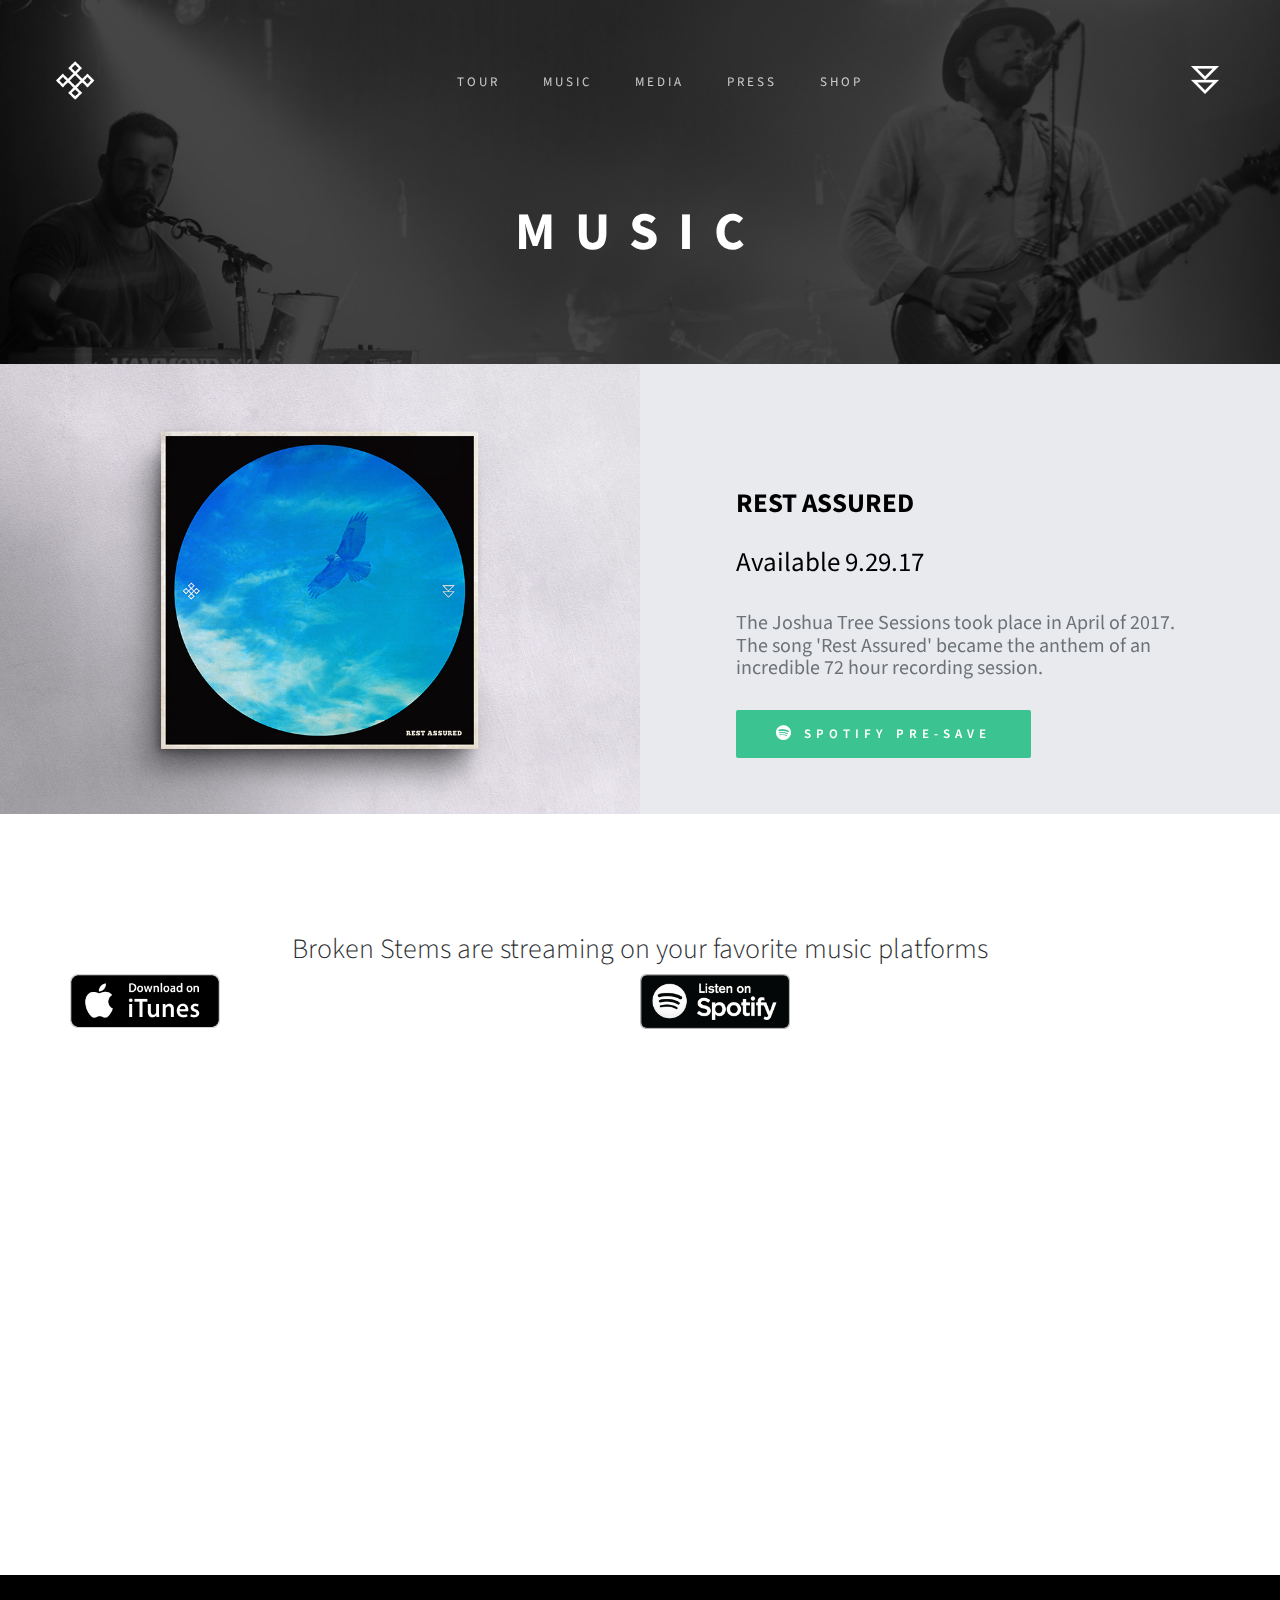
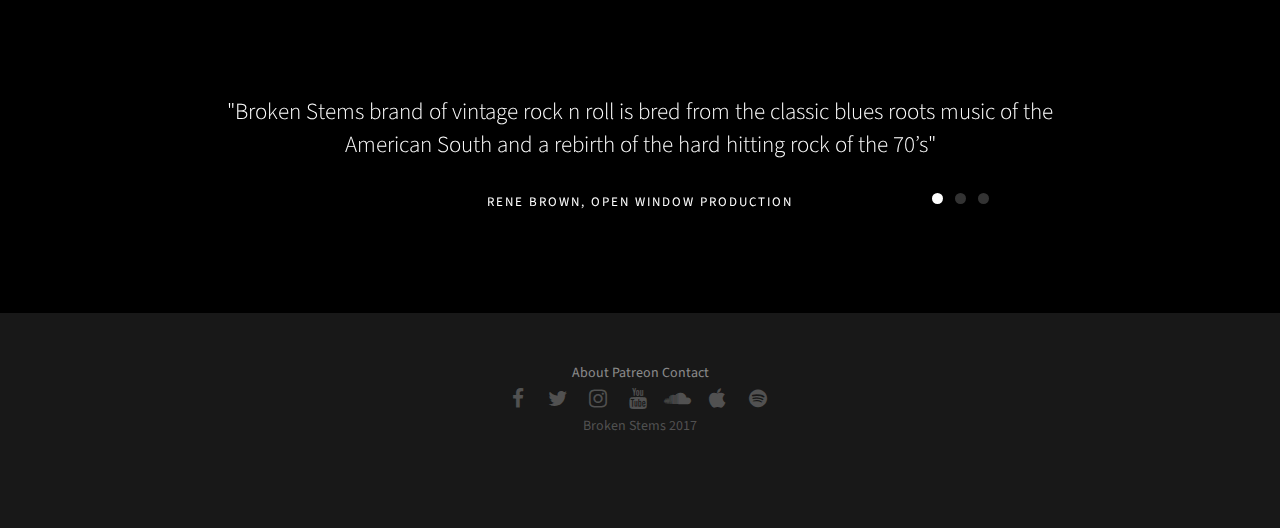
<file: music.html>
<!doctype html>
<!--[if lt IE 7]>      <html class="no-js lt-ie9 lt-ie8 lt-ie7" lang=""> <![endif]-->
<!--[if IE 7]>         <html class="no-js lt-ie9 lt-ie8" lang=""> <![endif]-->
<!--[if IE 8]>         <html class="no-js lt-ie9" lang=""> <![endif]-->
<!--[if gt IE 8]><!-->
<html class="no-js" lang="">
<!--<![endif]-->
<head>
<meta charset="utf-8">
<meta name="description" content="">
<meta name="viewport" content="width=device-width, initial-scale=1">
<title>Tour | Broken Stems </title>
<link rel="stylesheet" href="css/bootstrap.min.css">
<link rel="stylesheet" href="css/flexslider.css">
<link rel="stylesheet" href="css/jquery.fancybox.css">
<link rel="stylesheet" href="css/main.css">
<link rel="stylesheet" href="css/responsive.css">
<link rel="stylesheet" href="css/animate.min.css">
<link rel="stylesheet" href="css/font-icon.css">
<link rel="stylesheet" href="https://maxcdn.bootstrapcdn.com/font-awesome/4.4.0/css/font-awesome.min.css">

<!-- Global Site Tag (gtag.js) - Google Analytics -->
<script async src="https://www.googletagmanager.com/gtag/js?id=UA-31611614-1"></script>
<script>
  window.dataLayer = window.dataLayer || [];
  function gtag(){dataLayer.push(arguments)};
  gtag('js', new Date());

  gtag('config', 'UA-31611614-1');
</script>

</head>

<body>

<script>
$('#myModal').on('shown.bs.modal', function () {
  $('#myInput').focus()
})
</script>

<!-- header section -->
<section class="banner-tour" role="banner"> 
  <!--header navigation -->
    <header id="header">
    <div class="header-content clearfix"> 
      <div class="row">
      <div class="col-lg-2">
         <a class="logo" href="welcome.html"><img src="images/logo.png" alt=""></a>

      </div>
        <div class="col-lg-8">
      <nav class="navigation" role="navigation">
        <ul class="primary-nav">
          <!-- <li><a href="welcome.html">Home</a></li> -->
          <li><a href="tour.html">Tour</a></li>
          <li><a href="music.html">Music</a></li>
          <li><a href="media.html">Media</a></li>  
          <li><a href="press.html">Press</a></li>
          <li><a href="shop.html">Shop</a></li>
        </ul>
      </nav>
        
      </div>
        <!-- Button trigger modal -->

      <div class="col-lg-2">
      <a style="float:right;" type="button" data-toggle="modal" data-target="#exampleModal">
      <img src="images/logo2.png" alt="">
      </a>
        <a href="#" class="nav-toggle">Menu<span></span></a> </div>
      </div>
    </div>  
  </header>

  <!--header navigation --> 
  <!-- banner text -->
  <div class="container">
    <div class="col-md-10 col-md-offset-1">
      <div class="banner-text2 text-center">
        <h1>MUSIC</h1>
        <!-- <p style="color:#fff;">BLUES • ROOTS • ROCK</p> -->
     <!--    <nav role="navigation"> <a href="#single" class="banner-btn"><img src="images/down-arrow.png" alt=""></a></nav> -->
      </div>
      <!-- banner text --> 
    </div>
  </div>
</section>
<!-- header section --> 
<!-- about section -->
<section id="music" class="section intro no-padding">
  <div class="container-fluid">
    <div class="row no-gutter">
      <div class="flexslider">
        <ul class="slides">
          <li>
            <div class="col-md-6">
              <div class="avatar"> 
              <img src="images/intro-img2.jpg" alt="" class="img-responsive"> </div>
            </div>
            <div class="col-md-6">
              <blockquote>
                <h1><strong>REST ASSURED </strong></h1>
                <h1>Available 9.29.17</h1>
                <p style="font-size:20px; padding-bottom: 20px;">The Joshua Tree Sessions took place in April of 2017. The song 'Rest Assured' became the anthem of an incredible 72 hour recording session. </p>

                  <button id="presave" type="button" class="btn btn-large"><i class="fa fa-lg fa-spotify"></i> Spotify Pre-Save</button> 
                  <script type="text/javascript">
                    var a=new XMLHttpRequest;a.open("GET","https://www.fanpresave.com/api/login/277eace0-9a94-11e7-b0a9-5b8c9193bfbe",!0),a.onload=function(){a.status>=200&&a.status<400&&document.getElementById("presave").addEventListener("click",function(){window.open(a.responseText,"presave","menubar=1,resizable=1,width=512,height=768")})},a.onerror=function(){},a.send();
                  </script>
                  
              </blockquote>
            </div>
          </li>
           <!-- <li>
            <div class="col-md-6">
              <div class="avatar"> 
              <img src="images/intro-img1.jpg" alt="" class="img-responsive"> </div>
            </div>
            <div class="col-md-6">
              <blockquote>
                <h1><strong>WHAT ARE YOU CONNECTED</strong></h1>
                <h1>Available NOW!</h1>
                <p style="font-size:20px; padding-bottom: 20px;">An epic musical journey recorded in the cliffs of La Jolla, CA. Released November 11th, 2016.</p>
                  <a href="#"><img style="width: 150px;" src="images/buy-on-itunes.png"/></a>  <a href="#"><img style="width: 150px;" src="images/spotify.png"/></a> 
              </blockquote>
            </div>
          </li> -->
         
        </ul>
      </div>
    </div>
  </div>
</section>
<!-- about section --> 


<!-- services section -->
<section id="services" class="services service-section">
  <div class="container">
    <div class="row">
      <div class="col-md-12 text-center" style="margin-bottom: 40px;">
        <h3 style="">Broken Stems are streaming on your favorite music platforms</h3>
        <a style="float: left;" href="https://itunes.apple.com/us/album/what-are-you-connected/id1169310196"><img style="width: 150px;" src="images/buy-on-itunes.png"/></a>  <a href="https://open.spotify.com/artist/0cm4IOBfqQGuzI0LzyL1yX"><img style="width: 150px;" src="images/spotify.png"/></a> 
      </div>

       <div class="col-md-6">
      <iframe width="100%" height="450" scrolling="no" frameborder="no" src="https://w.soundcloud.com/player/?url=https%3A//api.soundcloud.com/playlists/230554637&amp;color=%23ff5500&amp;auto_play=false&amp;hide_related=false&amp;show_comments=true&amp;show_user=true&amp;show_reposts=false"></iframe>
      </div>
      <div class="col-md-6">
      <iframe width="100%" height="450" scrolling="no" frameborder="no" src="https://w.soundcloud.com/player/?url=https%3A//api.soundcloud.com/playlists/14657713&amp;color=%23ff5500&amp;auto_play=false&amp;hide_related=false&amp;show_comments=true&amp;show_user=true&amp;show_reposts=false"></iframe>
      </div>
      

 

  </div>
</section>
<!-- services section --> 
<!-- Testimonials section -->
<section id="testimonials" class="section testimonials no-padding">
  <div class="container-fluid">
    <div class="row no-gutter">
      <div class="flexslider">
        <ul class="slides">
          <li>
            <div class="col-md-12">
              <blockquote>
                <h1>"Broken Stems brand of vintage rock n roll is bred from the classic blues roots music of the American South and a rebirth of the hard hitting rock of the 70’s" </h1>
                <p>Rene Brown, Open Window production</p>
              </blockquote>
            </div>
          </li>
          <li>
            <div class="col-md-12">
              <blockquote>
                <h1>"Broken Stems are the spirit of rock hell bent on challenging the modern music listener... Play It Loud!" </h1>
                <p>Remy Fischer, USA TODAY</p>
              </blockquote>
            </div>
          </li>
          <li>
            <div class="col-md-12">
              <blockquote>
                <h1>"The kind of music blaring out your speakers at 90mph with the windows down in your ‘67 mustang" </h1>
                <p>Eric, NBC San Diego</p>
              </blockquote>
            </div>
          </li>
        </ul>
      </div>
    </div>
  </div>
</section>
<!-- Testimonials section --> 

<!-- Footer section -->
<footer class="footer">
  <div class="footer-top">
    <div class="container">
      <div class="row">
        <div class="footer-col col-md-2">
       
        </div>
        <div class="footer-col col-md-8 text-center">
      
          <ul class="footer-nav">
          <li><a href="about.html">About</a></li>
          <li><a href="http://patreon.com/thebrokenstems">Patreon</a></li>
          <li><a href="contact.html">Contact</a></li>
            
            
          </ul>

          <ul class="footer-share">
            <li><a target="_blank" href="http://facebook.com/thebrokenstems"><i class="fa fa-facebook"></i></a></li>
            <li><a target="_blank" href="http://twitter.com/thebrokenstems"><i class="fa fa-twitter"></i></a></li>
            <li><a target="_blank" href="http://instagram.com/thebrokenstems"><i class="fa fa-instagram"></i></a></li>
            <li><a target="_blank" href="http://youtube.com/user/thebrokenstems"><i class="fa fa-youtube"></i></a></li>
            <li><a target="_blank" href="http://soundlcoud.com/thebrokenstems"><i class="fa fa-soundcloud"></i></a></li>
            <li><a target="_blank" href="http://soundlcoud.com/thebrokenstems"><i class="fa fa-apple"></i></a></li>
            <li><a target="_blank" href="https://open.spotify.com/artist/0cm4IOBfqQGuzI0LzyL1yX"><i class="fa fa-spotify"></i></a></li>
          </ul>

          <p>Broken Stems 2017</p>
   
        </div>  
        <div class="footer-col col-md-2">
        </div>
      </div>
    </div>
  </div>
  <!-- footer top --> 

<!-- Modal -->
<div class="modal fade" id="exampleModal" tabindex="-1" role="dialog" aria-labelledby="exampleModalLabel" aria-hidden="true">
  <div class="modal-dialog" role="document">
    <div class="modal-content">
      <div class="modal-header">
        <!-- <h5 class="modal-title" id="exampleModalLabel">Modal title</h5> -->
        <button type="button" class="close" data-dismiss="modal" aria-label="Close">
          <span aria-hidden="true">&times;</span>
        </button>
      </div>
      <div class="modal-body">

      <div class="row">
        <div class="col-md-12 text-center">
            <div class="embed-responsive embed-responsive-16by9">
              <iframe class="embed-responsive-item" src="https://www.youtube.com/embed/5UWRoSmHFho"></iframe>
            </div>
          <h3>BECOME A STEM</h3>
         
          <!-- Begin MailChimp Signup Form -->
<link href="//cdn-images.mailchimp.com/embedcode/horizontal-slim-10_7.css" rel="stylesheet" type="text/css">
<style type="text/css">
  #mc_embed_signup{background:#fff; clear:left; font:14px Helvetica,Arial,sans-serif; width:100%;}
  /* Add your own MailChimp form style overrides in your site stylesheet or in this style block.
     We recommend moving this block and the preceding CSS link to the HEAD of your HTML file. */
</style>
<div id="mc_embed_signup">
<form action="//brokenstems.us2.list-manage.com/subscribe/post?u=6222802ba50ba42cfdd3f7cbf&amp;id=8a05fdee19" method="post" id="mc-embedded-subscribe-form" name="mc-embedded-subscribe-form" class="validate" target="_blank" novalidate>
    <div id="mc_embed_signup_scroll">
  <label for="mce-EMAIL">Subscribe to our mailing list</label>
  <input type="email" value="" name="EMAIL" class="email" id="mce-EMAIL" placeholder="email address" required>
    <!-- real people should not fill this in and expect good things - do not remove this or risk form bot signups-->
    <div style="position: absolute; left: -5000px;" aria-hidden="true"><input type="text" name="b_6222802ba50ba42cfdd3f7cbf_8a05fdee19" tabindex="-1" value=""></div>
    <div class="clear"><input type="submit" value="Subscribe" name="subscribe" id="mc-embedded-subscribe" class="button"></div>
    </div>
</form>
</div>

<!--End mc_embed_signup-->
        </div>
      </div>
    
      </div>
    <!--   <div class="modal-footer">
        <button type="button" class="btn btn-secondary" data-dismiss="modal">Close</button>
      
      </div> -->
    </div>
  </div>
</div>

</footer>
<!-- Footer section --> 
<!-- JS FILES --> 
<script src="https://ajax.googleapis.com/ajax/libs/jquery/1.11.3/jquery.min.js"></script> 
<script src="js/bootstrap.min.js"></script> 
<script src="js/jquery.flexslider-min.js"></script> 
<script src="js/jquery.fancybox.pack.js"></script> 
<script src="js/retina.min.js"></script> 
<script src="js/modernizr.js"></script> 
<script src="js/main.js"></script>
 <script type="text/javascript">
    var a = new XMLHttpRequest;
    a.open("GET", "https://api.fanpresave.com/dev/login/1d507850-9dd4-11e7-acf2-6709cd3387f6", !0), a.onload = function() {
      a.status >= 200 && a.status < 400 && document.getElementById("presave").addEventListener("click", function() {
        window.location.href = a.responseText;
      })
    }, a.onerror = function() {}, a.send();
  </script>
</body>
</html>
</file>
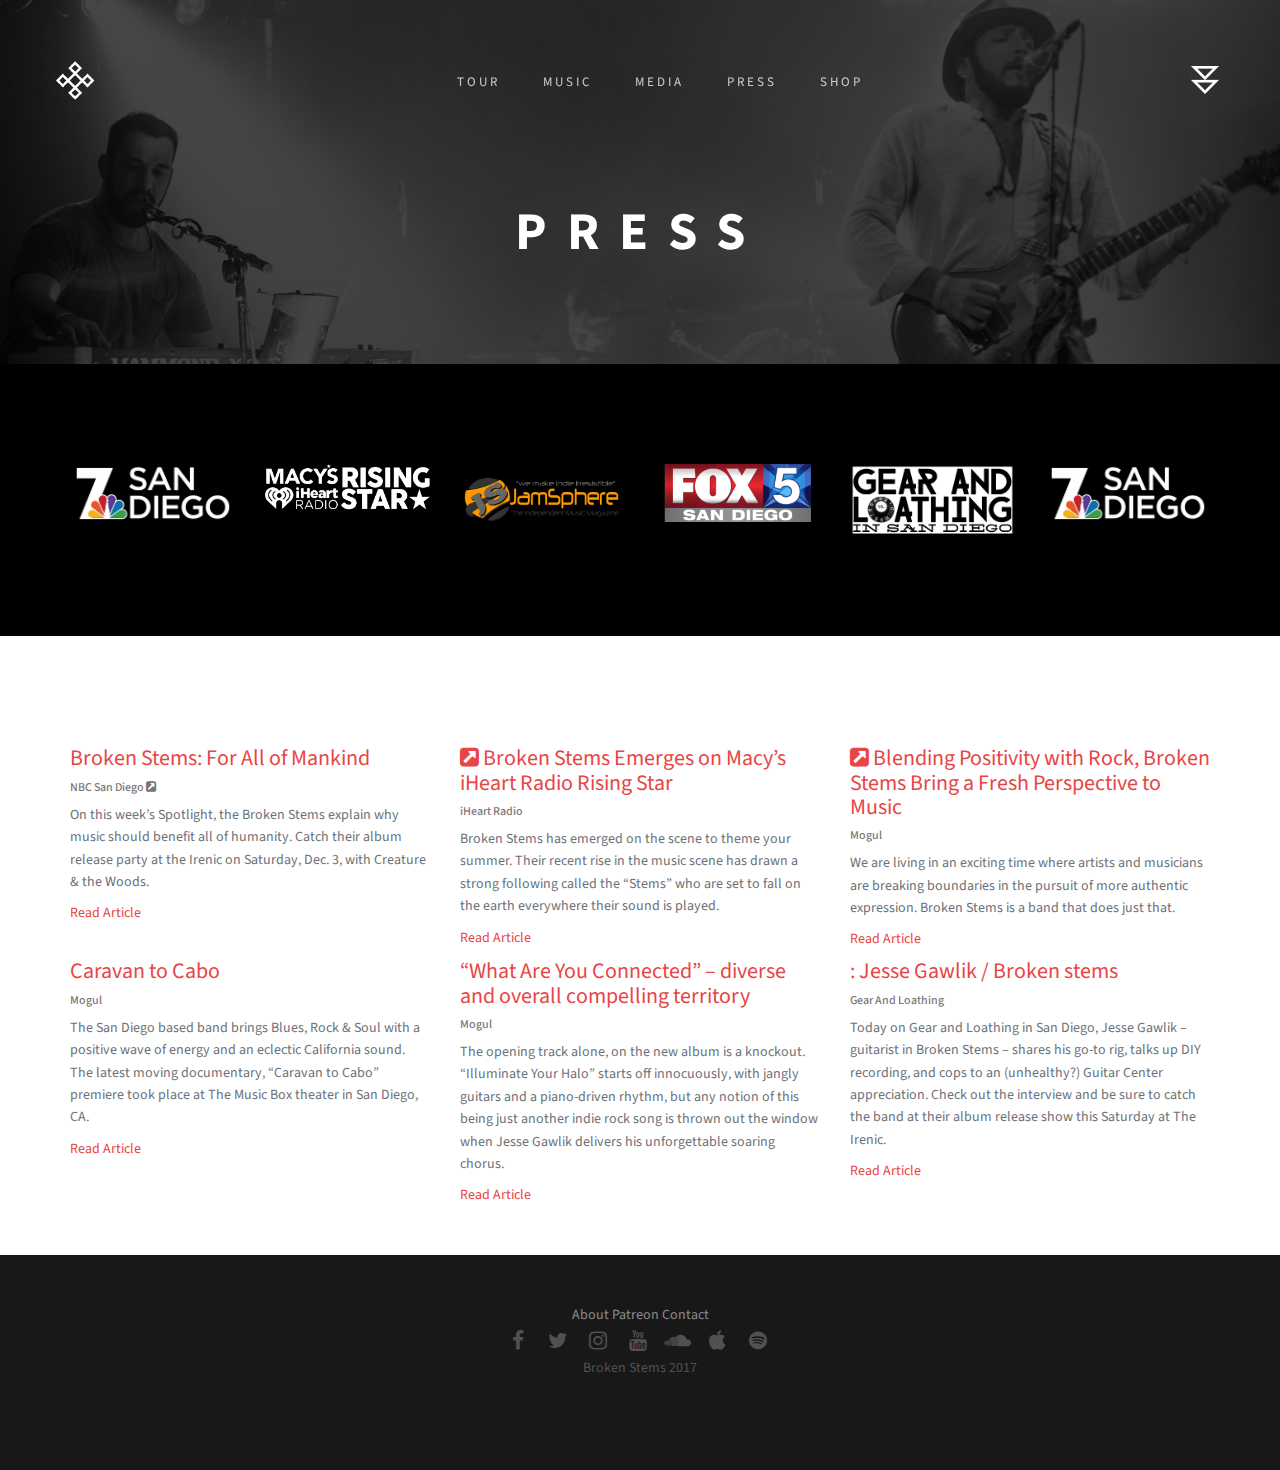
<file: press.html>
<!doctype html>
<!--[if lt IE 7]>      <html class="no-js lt-ie9 lt-ie8 lt-ie7" lang=""> <![endif]-->
<!--[if IE 7]>         <html class="no-js lt-ie9 lt-ie8" lang=""> <![endif]-->
<!--[if IE 8]>         <html class="no-js lt-ie9" lang=""> <![endif]-->
<!--[if gt IE 8]><!-->
<html class="no-js" lang="">
<!--<![endif]-->
<head>
<meta charset="utf-8">
<meta name="description" content="">
<meta name="viewport" content="width=device-width, initial-scale=1">
<title>Home | Broken Stems</title>
<link rel="stylesheet" href="css/bootstrap.min.css">
<link rel="stylesheet" href="css/flexslider.css">
<link rel="stylesheet" href="css/jquery.fancybox.css">
<link rel="stylesheet" href="css/main.css">
<link rel="stylesheet" href="css/responsive.css">
<link rel="stylesheet" href="css/animate.min.css">
<link rel="stylesheet" href="css/font-icon.css">
<link rel="stylesheet" href="https://maxcdn.bootstrapcdn.com/font-awesome/4.4.0/css/font-awesome.min.css">

<!-- Global Site Tag (gtag.js) - Google Analytics -->
<script async src="https://www.googletagmanager.com/gtag/js?id=UA-31611614-1"></script>
<script>
  window.dataLayer = window.dataLayer || [];
  function gtag(){dataLayer.push(arguments)};
  gtag('js', new Date());

  gtag('config', 'UA-31611614-1');
</script>


</head>

<body>

<script>
$('#myModal').on('shown.bs.modal', function () {
  $('#myInput').focus()
})
</script>

<!-- header section -->
<section class="banner-tour" role="banner"> 
  <!--header navigation -->
    <header id="header">
    <div class="header-content clearfix"> 
      <div class="row">
      <div class="col-lg-2">
         <a class="logo" href="welcome.html"><img src="images/logo.png" alt=""></a>

      </div>
        <div class="col-lg-8">
      <nav class="navigation" role="navigation">
        <ul class="primary-nav">
          <!-- <li><a href="welcome.html">Home</a></li> -->
          <li><a href="tour.html">Tour</a></li>
          <li><a href="music.html">Music</a></li>
          <li><a href="media.html">Media</a></li>
          <li><a href="press.html">Press</a></li>
          <li><a href="shop.html">Shop</a></li>
        </ul>
      </nav>
        
      </div>
        <!-- Button trigger modal -->

      <div class="col-lg-2">
      <a style="float:right;" type="button" data-toggle="modal" data-target="#exampleModal">
      <img src="images/logo2.png" alt="">
      </a>
        <a href="#" class="nav-toggle">Menu<span></span></a> </div>
      </div>
    </div>  
  </header>

  <!--header navigation --> 
  <!-- banner text -->
  <div class="container">
    <div class="col-md-10 col-md-offset-1">
      <div class="banner-text2 text-center">
        <h1>PRESS</h1>
        <!-- <p style="color:#fff;">BLUES • ROOTS • ROCK</p> -->
     <!--    <nav role="navigation"> <a href="#single" class="banner-btn"><img src="images/down-arrow.png" alt=""></a></nav> -->
      </div>
      <!-- banner text --> 
    </div>
  </div>
</section>
<!-- header section --> 

<!-- Testimonials section -->
<!-- <section id="testimonials" class="section testimonials no-padding">
  <div class="container-fluid">
    <div class="row no-gutter">
      <div class="flexslider">
        <ul class="slides">
          <li>
            <div class="col-md-12">
              <blockquote>
                <h1>"Integer posuere erat a ante venenatis dapibus posuere velit aliquet. Donec sed odio dui. Phasellus non dolor nibh. Nullam elementum Aenean eu leo quam..." </h1>
                <p>Rene Brown, Open Window production</p>
              </blockquote>
            </div>
          </li>
          <li>
            <div class="col-md-12">
              <blockquote>
                <h1>"Cras dictum tellus dui, vitae sollicitudin ipsum. Phasellus non dolor nibh. Nullam elementum tellus pretium feugiat shasellus non dolor nibh. Nullam elementum tellus pretium feugiat." </h1>
                <p>Brain Rice, Lexix Private Limited.</p>
              </blockquote>
            </div>
          </li>
          <li>
            <div class="col-md-12">
              <blockquote>
                <h1>"Cras mattis consectetur purus sit amet fermentum. Donec sed odio dui. Aenean lacinia bibendum nulla sed consectetur...." </h1>
                <p>Andi Simond, Global Corporate Inc</p>
              </blockquote>
            </div>
          </li>
          <li>
            <div class="col-md-12">
              <blockquote>
                <h1>"Lorem ipsum dolor sit amet, consectetur adipiscing elitPhasellus non dolor nibh. Nullam elementum tellus pretium feugiat. Cras dictum tellus dui sollcitudin." </h1>
                <p>Kristy Gabbor, Martix Media</p>
              </blockquote>
            </div>
          </li>
        </ul>
      </div>
    </div>
  </div>
</section> -->
<!-- Testimonials section --> 

<!-- about section -->
<!-- <section id="music" class="section intro no-padding">
  <div class="container-fluid">
    <div class="row no-gutter">
      <div class="flexslider">
        <ul class="slides">
          <li>
            <div class="col-md-6">
              <div class="avatar"> 
              <img src="images/intro-img2.jpg" alt="" class="img-responsive"> </div>
            </div>
            <div class="col-md-6">
              <blockquote>
                <h1><strong>BROKEN STEMS RELEASE NEW SINGLE! </strong></h1>
                <h1>Available 9.22.17</h1>
                <p style="font-size:20px; padding-bottom: 20px;">The Joshua Tree Sessions took place in April of 2017. The song 'Rest Assured' became the anthem of an incredible 72 hour recording session. </p>
                  <a href="#" class="btn btn-large">Spotify Pre-Save</a> 

                   
              </blockquote>
            </div>
          </li>
           <li>
            <div class="col-md-6">
              <div class="avatar"> 
              <img src="images/intro-img1.jpg" alt="" class="img-responsive"> </div>
            </div>
            <div class="col-md-6">
              <blockquote>
                <h1>ALBUM: WHAT ARE YOU CONNECTED</h1>
                <h2>Listen Now!</h2>
                <p>Released November 11th, 2016</p>
                  <a href="#" class="btn btn-large">Spotify</a>  <a href="#" class="btn btn-large">iTunes</a> 
              </blockquote>
            </div>
          </li>
         
        </ul>
      </div>
    </div>
  </div>
</section> -->
<!-- about section --> 

<section id="testimonials" class="section testimonials">
  <div class="container">
    <div class="row">

        <div class="col-md-2 col-xs-4">
     <img class="img-responsive" src="images/press/nbc7-san-diego-logo.png" />
    </div>
     <div class="col-md-2 col-xs-4">
    <img class="img-responsive" src="images/press/MacysRisingStar_Logo_Secondary_White.png" />
    </div>
     <div class="col-md-2 col-xs-4">
    <img class="img-responsive" src="images/press/jamspheremagazine-logo-5002.png" />
    </div>
     <div class="col-md-2 col-xs-4">
    <img class="img-responsive" src="images/press/fox5-san-diego.png" />
    </div>
     <div class="col-md-2 col-xs-4">
    <img class="img-responsive" src="images/press/cropped-gear-and-loathing-logo-6.png" />
    </div>
     <div class="col-md-2 col-xs-4">
    <img class="img-responsive" src="images/press/nbc7-san-diego-logo.png" />
    </div>

        </div>
  </div>
</section>
<!-- services section -->
<section id="services" class="services service-section">
  <div class="container">
    <div class="row">
     <div class="col-md-4">
      <div class="card" style="width: 100%;">
        <div class="card-body text-left">
          <h4 class="card-title"><a href="#"> Broken Stems: For All of Mankind</a></h4>
          <h6 class="card-subtitle mb-2 text-muted">NBC San Diego  <i class="fa fa-external-link-square" aria-hidden="true"></i> </h6>
          <p class="card-text">On this week’s Spotlight, the Broken Stems explain why music should benefit all of humanity. Catch their album release party at the Irenic on Saturday, Dec. 3, with Creature & the Woods.</p>
          <a href="#" class="card-link">Read Article</a>
        </div>
      </div> 
    </div>
    <div class="col-md-4">
      <div class="card" style="width: 100%;">
        <div class="card-body text-left">
          <h4 class="card-title"> <a href="#"> <i class="fa fa-external-link-square" aria-hidden="true"></i> Broken Stems Emerges on Macy’s iHeart Radio Rising Star</a></h4>
          <h6 class="card-subtitle mb-2 text-muted">iHeart Radio</h6>
          <p class="card-text">Broken Stems has emerged on the scene to theme your summer. Their recent rise in the music scene has drawn a strong following called the “Stems” who are set to fall on the earth everywhere their sound is played.</p>
          <a href="#" class="card-link">Read Article</a>
        </div>
      </div> 
    </div>
    <div class="col-md-4">
      <div class="card" style="width: 100%;">
        <div class="card-body text-left">
          <h4 class="card-title"><a href="#">  <i class="fa fa-external-link-square" aria-hidden="true"></i> Blending Positivity with Rock, Broken Stems Bring a Fresh Perspective to Music</a></h4>
          <h6 class="card-subtitle mb-2 text-muted">Mogul</h6>
          <p class="card-text">We are living in an exciting time where artists and musicians are breaking boundaries in the pursuit of more authentic expression. Broken Stems is a band that does just that.</p>
          <a href="#" class="card-link">Read Article</a>
        </div>
      </div> 
    </div>
    <div class="col-md-4">
      <div class="card" style="width: 100%;">
        <div class="card-body text-left">
          <h4 class="card-title"><a href="#">Caravan to Cabo</a></h4>
          <h6 class="card-subtitle mb-2 text-muted">Mogul</h6>
          <p class="card-text">The San Diego based band brings Blues, Rock & Soul with a positive wave of energy and an eclectic California sound. The latest moving documentary, “Caravan to Cabo” premiere took place at The Music Box theater in San Diego, CA.</p>
          <a href="#" class="card-link">Read Article</a>
        </div>
      </div> 
    </div>
    <div class="col-md-4">
      <div class="card" style="width: 100%;">
        <div class="card-body text-left">
          <h4 class="card-title"><a href="#">“What Are You Connected” – diverse and overall compelling territory</a></h4>
          <h6 class="card-subtitle mb-2 text-muted">Mogul</h6>
          <p class="card-text">The opening track alone, on the new album is a knockout. “Illuminate Your Halo” starts off innocuously, with jangly guitars and a piano-driven rhythm, but any notion of this being just another indie rock song is thrown out the window when Jesse Gawlik delivers his unforgettable soaring chorus.</p>
          <a href="#" class="card-link">Read Article</a>
        </div>
      </div> 
    </div>
    <div class="col-md-4">
      <div class="card" style="width: 100%;">
        <div class="card-body text-left">
          <h4 class="card-title"><a href="#">: Jesse Gawlik / Broken stems</a></h4>
          <h6 class="card-subtitle mb-2 text-muted">Gear And Loathing</h6>
          <p class="card-text">Today on Gear and Loathing in San Diego, Jesse Gawlik – guitarist in Broken Stems – shares his go-to rig, talks up DIY recording, and cops to an (unhealthy?) Guitar Center appreciation. Check out the interview and be sure to catch the band at their album release show this Saturday at The Irenic.</p>
          <a href="#" class="card-link">Read Article</a>
        </div>
      </div> 
    </div>
  </div>
</section>
<!-- services section --> 



<!-- Footer section -->
<footer class="footer">
  <div class="footer-top">
    <div class="container">
      <div class="row">
        <div class="footer-col col-md-2">
       
        </div>
        <div class="footer-col col-md-8 text-center">
      
          <ul class="footer-nav">
          <li><a href="about.html">About</a></li>
          <li><a href="http://patreon.com/thebrokenstems">Patreon</a></li>
          <li><a href="contact.html">Contact</a></li>
            
          </ul>

          <ul class="footer-share">
            <li><a target="_blank" href="http://facebook.com/thebrokenstems"><i class="fa fa-facebook"></i></a></li>
            <li><a target="_blank" href="http://twitter.com/thebrokenstems"><i class="fa fa-twitter"></i></a></li>
            <li><a target="_blank" href="http://instagram.com/thebrokenstems"><i class="fa fa-instagram"></i></a></li>
            <li><a target="_blank" href="http://youtube.com/user/thebrokenstems"><i class="fa fa-youtube"></i></a></li>
            <li><a target="_blank" href="http://soundlcoud.com/thebrokenstems"><i class="fa fa-soundcloud"></i></a></li>
            <li><a target="_blank" href="http://soundlcoud.com/thebrokenstems"><i class="fa fa-apple"></i></a></li>
            <li><a target="_blank" href="https://open.spotify.com/artist/0cm4IOBfqQGuzI0LzyL1yX"><i class="fa fa-spotify"></i></a></li>
          </ul>

          <p>Broken Stems 2017</p>
   
        </div>  
        <div class="footer-col col-md-2">
        </div>
      </div>
    </div>
  </div>
  <!-- footer top --> 

<!-- Modal -->
<div class="modal fade" id="exampleModal" tabindex="-1" role="dialog" aria-labelledby="exampleModalLabel" aria-hidden="true">
  <div class="modal-dialog" role="document">
    <div class="modal-content">
      <div class="modal-header">
        <!-- <h5 class="modal-title" id="exampleModalLabel">Modal title</h5> -->
        <button type="button" class="close" data-dismiss="modal" aria-label="Close">
          <span aria-hidden="true">&times;</span>
        </button>
      </div>
      <div class="modal-body">

      <div class="row">
        <div class="col-md-12 text-center">
            <div class="embed-responsive embed-responsive-16by9">
              <iframe class="embed-responsive-item" src="https://www.youtube.com/embed/5UWRoSmHFho"></iframe>
            </div>
          <h3>BECOME A STEM</h3>
         
          <!-- Begin MailChimp Signup Form -->
<link href="//cdn-images.mailchimp.com/embedcode/horizontal-slim-10_7.css" rel="stylesheet" type="text/css">
<style type="text/css">
  #mc_embed_signup{background:#fff; clear:left; font:14px Helvetica,Arial,sans-serif; width:100%;}
  /* Add your own MailChimp form style overrides in your site stylesheet or in this style block.
     We recommend moving this block and the preceding CSS link to the HEAD of your HTML file. */
</style>
<div id="mc_embed_signup">
<form action="//brokenstems.us2.list-manage.com/subscribe/post?u=6222802ba50ba42cfdd3f7cbf&amp;id=8a05fdee19" method="post" id="mc-embedded-subscribe-form" name="mc-embedded-subscribe-form" class="validate" target="_blank" novalidate>
    <div id="mc_embed_signup_scroll">
  <label for="mce-EMAIL">Subscribe to our mailing list</label>
  <input type="email" value="" name="EMAIL" class="email" id="mce-EMAIL" placeholder="email address" required>
    <!-- real people should not fill this in and expect good things - do not remove this or risk form bot signups-->
    <div style="position: absolute; left: -5000px;" aria-hidden="true"><input type="text" name="b_6222802ba50ba42cfdd3f7cbf_8a05fdee19" tabindex="-1" value=""></div>
    <div class="clear"><input type="submit" value="Subscribe" name="subscribe" id="mc-embedded-subscribe" class="button"></div>
    </div>
</form>
</div>

<!--End mc_embed_signup-->
        </div>
      </div>
    
      </div>
    <!--   <div class="modal-footer">
        <button type="button" class="btn btn-secondary" data-dismiss="modal">Close</button>
      
      </div> -->
    </div>
  </div>
</div>


</footer>
<!-- Footer section --> 
<!-- JS FILES --> 
<script src="https://ajax.googleapis.com/ajax/libs/jquery/1.11.3/jquery.min.js"></script> 
<script src="js/bootstrap.min.js"></script> 
<script src="js/jquery.flexslider-min.js"></script> 
<script src="js/jquery.fancybox.pack.js"></script> 
<script src="js/retina.min.js"></script> 
<script src="js/modernizr.js"></script> 
<script src="js/main.js"></script>
</body>
</html>
</file>
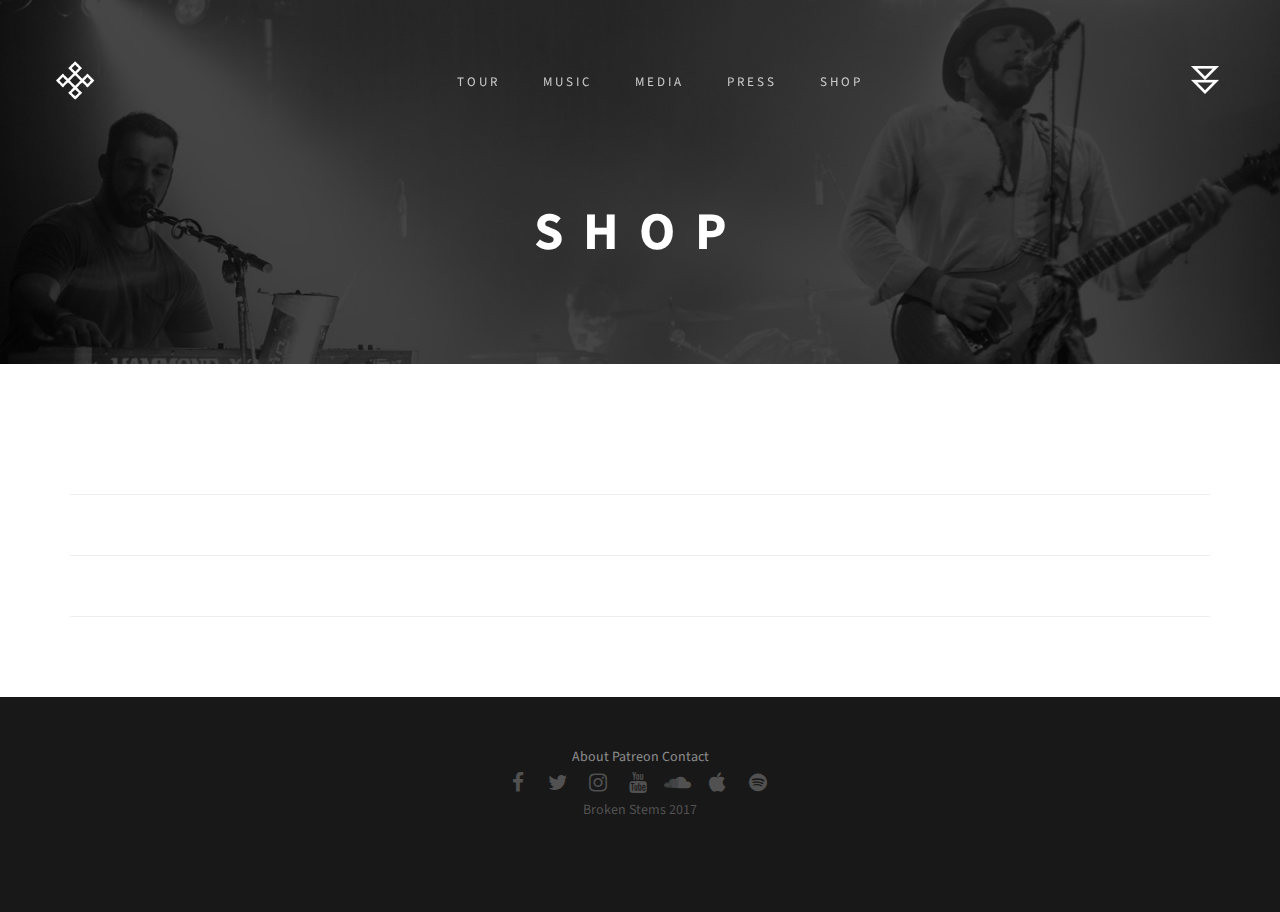
<file: shop.html>
<!doctype html>
<!--[if lt IE 7]>      <html class="no-js lt-ie9 lt-ie8 lt-ie7" lang=""> <![endif]-->
<!--[if IE 7]>         <html class="no-js lt-ie9 lt-ie8" lang=""> <![endif]-->
<!--[if IE 8]>         <html class="no-js lt-ie9" lang=""> <![endif]-->
<!--[if gt IE 8]><!-->
<html class="no-js" lang="">
<!--<![endif]-->
<head>
<meta charset="utf-8">
<meta name="description" content="">
<meta name="viewport" content="width=device-width, initial-scale=1">
<title>Shop | Broken Stems </title>
<link rel="stylesheet" href="css/bootstrap.min.css">
<link rel="stylesheet" href="css/flexslider.css">
<link rel="stylesheet" href="css/jquery.fancybox.css">
<link rel="stylesheet" href="css/main.css">
<link rel="stylesheet" href="css/responsive.css">
<link rel="stylesheet" href="css/animate.min.css">
<link rel="stylesheet" href="css/font-icon.css">
<link rel="stylesheet" href="https://maxcdn.bootstrapcdn.com/font-awesome/4.4.0/css/font-awesome.min.css">

<!-- Global Site Tag (gtag.js) - Google Analytics -->
<script async src="https://www.googletagmanager.com/gtag/js?id=UA-31611614-1"></script>
<script>
  window.dataLayer = window.dataLayer || [];
  function gtag(){dataLayer.push(arguments)};
  gtag('js', new Date());

  gtag('config', 'UA-31611614-1');
</script>

</head>

<body>

<script>
$('#myModal').on('shown.bs.modal', function () {
  $('#myInput').focus()
})
</script>

<!-- header section -->
<section class="banner-tour" role="banner"> 
  <!--header navigation -->
    <header id="header">
    <div class="header-content clearfix"> 
      <div class="row">
      <div class="col-lg-2">
         <a class="logo" href="welcome.html"><img src="images/logo.png" alt=""></a>

      </div>
        <div class="col-lg-8">
      <nav class="navigation" role="navigation">
        <ul class="primary-nav">
          <!-- <li><a href="welcome.html">Home</a></li> -->
          <li><a href="tour.html">Tour</a></li>
          <li><a href="music.html">Music</a></li>
          <li><a href="media.html">Media</a></li>
          <li><a href="press.html">Press</a></li>
          <li><a href="shop.html">Shop</a></li>
        </ul>
      </nav>
        
      </div>
        <!-- Button trigger modal -->

      <div class="col-lg-2">
      <a style="float:right;" type="button" data-toggle="modal" data-target="#exampleModal">
      <img src="images/logo2.png" alt="">
      </a>
        <a href="#" class="nav-toggle">Menu<span></span></a> </div>
      </div>
    </div>  
  </header>

  <!--header navigation --> 
  <!-- banner text -->
  <div class="container">
    <div class="col-md-10 col-md-offset-1">
      <div class="banner-text2 text-center">
        <h1>SHOP</h1>
        <!-- <p style="color:#fff;">BLUES • ROOTS • ROCK</p> -->
     <!--    <nav role="navigation"> <a href="#single" class="banner-btn"><img src="images/down-arrow.png" alt=""></a></nav> -->
      </div>
      <!-- banner text --> 
    </div>
  </div>
</section>
<!-- header section --> 


<!-- services section -->
<section id="services" class="services service-section">
  <div class="container">
    <div class="row">

      <div class="col-md-12">
      <div id='product-component-a6b55f1867f'></div>
      <hr style="margin: 30px 0;">
      </div>
      <div class="col-md-12">
      <div id='product-component-dbae1d82d19'></div>
      <hr style="margin: 30px 0;">
      </div>
      <div class="col-md-12">
      <div id='product-component-93d8e531908'></div>
      <hr style="margin: 30px 0;">
      </div>
      <div id='product-component-a3cfb307799'></div>
<!-- 
  <div class="col-md-3 col-sm-3 services text-center"> 

   
        <img class="img-responsive" src="imAges/broken-stems-quincunx-hat.png" />
     <h4> Quincunx Hat</h4>
     <p>$28</p>
    <a class="btn btn-small" href="#">Buy Now</a>

     </div>
     <div class="col-md-3 col-sm-3 services text-center"> 

     <img class="img-responsive" src="images/broken-stems-vintage-sweatshirt.png" />
      <h4>Vintage Sweatshirt</h4>
      <p>$48</p>
    <a class="btn btn-small" href="#">Buy Now</a>
     </div>
     <div class="col-md-3 col-sm-3 services text-center"> 

     <img class="img-responsive" src="images/broken-stems-vintage-shirt.png" />
    <h4>Vintage Shirt</h4>
    <p>$28</p>
    <a class="btn btn-small" href="#">Buy Now</a>
     </div>
     <div class="col-md-3 col-sm-3 services text-center"> 

     <img class="img-responsive" src="images/broken-stems-hat-grey.png" />
     <h4> Broken Stems Hat</h4>
     <p>$28</p>
    <a class="btn btn-small" href="#">Buy Now</a>
     </div>
    </div> -->




  </div>
</section>
<!-- services section --> 

<!-- Footer section -->
<footer class="footer">
  <div class="footer-top">
    <div class="container">
      <div class="row">
        <div class="footer-col col-md-2">
       
        </div>
        <div class="footer-col col-md-8 text-center">
      
          <ul class="footer-nav">
            <li><a href="about.html">About</a></li>
          <li><a href="http://patreon.com/thebrokenstems">Patreon</a></li>
          <li><a href="contact.html">Contact</a></li>
            
          </ul>

          <ul class="footer-share">
            <li><a target="_blank" href="http://facebook.com/thebrokenstems"><i class="fa fa-facebook"></i></a></li>
            <li><a target="_blank" href="http://twitter.com/thebrokenstems"><i class="fa fa-twitter"></i></a></li>
            <li><a target="_blank" href="http://instagram.com/thebrokenstems"><i class="fa fa-instagram"></i></a></li>
            <li><a target="_blank" href="http://youtube.com/user/thebrokenstems"><i class="fa fa-youtube"></i></a></li>
            <li><a target="_blank" href="http://soundlcoud.com/thebrokenstems"><i class="fa fa-soundcloud"></i></a></li>
            <li><a target="_blank" href="http://soundlcoud.com/thebrokenstems"><i class="fa fa-apple"></i></a></li>
            <li><a target="_blank" href="https://open.spotify.com/artist/0cm4IOBfqQGuzI0LzyL1yX"><i class="fa fa-spotify"></i></a></li>
          </ul>

          <p>Broken Stems 2017</p>
   
        </div>  
        <div class="footer-col col-md-2">
        </div>
      </div>
    </div>
  </div>
  <!-- footer top --> 

<!-- Modal -->
<div class="modal fade" id="exampleModal" tabindex="-1" role="dialog" aria-labelledby="exampleModalLabel" aria-hidden="true">
  <div class="modal-dialog" role="document">
    <div class="modal-content">
      <div class="modal-header">
        <!-- <h5 class="modal-title" id="exampleModalLabel">Modal title</h5> -->
        <button type="button" class="close" data-dismiss="modal" aria-label="Close">
          <span aria-hidden="true">&times;</span>
        </button>
      </div>
      <div class="modal-body">

      <div class="row">
        <div class="col-md-12 text-center">
            <div class="embed-responsive embed-responsive-16by9">
              <iframe class="embed-responsive-item" src="https://www.youtube.com/embed/5UWRoSmHFho"></iframe>
            </div>
          <h3>BECOME A STEM</h3>
         
          <!-- Begin MailChimp Signup Form -->
<link href="//cdn-images.mailchimp.com/embedcode/horizontal-slim-10_7.css" rel="stylesheet" type="text/css">
<style type="text/css">
  #mc_embed_signup{background:#fff; clear:left; font:14px Helvetica,Arial,sans-serif; width:100%;}
  /* Add your own MailChimp form style overrides in your site stylesheet or in this style block.
     We recommend moving this block and the preceding CSS link to the HEAD of your HTML file. */
</style>
<div id="mc_embed_signup">
<form action="//brokenstems.us2.list-manage.com/subscribe/post?u=6222802ba50ba42cfdd3f7cbf&amp;id=8a05fdee19" method="post" id="mc-embedded-subscribe-form" name="mc-embedded-subscribe-form" class="validate" target="_blank" novalidate>
    <div id="mc_embed_signup_scroll">
  <label for="mce-EMAIL">Subscribe to our mailing list</label>
  <input type="email" value="" name="EMAIL" class="email" id="mce-EMAIL" placeholder="email address" required>
    <!-- real people should not fill this in and expect good things - do not remove this or risk form bot signups-->
    <div style="position: absolute; left: -5000px;" aria-hidden="true"><input type="text" name="b_6222802ba50ba42cfdd3f7cbf_8a05fdee19" tabindex="-1" value=""></div>
    <div class="clear"><input type="submit" value="Subscribe" name="subscribe" id="mc-embedded-subscribe" class="button"></div>
    </div>
</form>
</div>

<!--End mc_embed_signup-->
        </div>
      </div>
    
      </div>
    <!--   <div class="modal-footer">
        <button type="button" class="btn btn-secondary" data-dismiss="modal">Close</button>
      
      </div> -->
    </div>
  </div>
</div>


</footer>
<!-- Footer section --> 
<!-- JS FILES --> 
<script type="text/javascript">
/*<![CDATA[*/

(function () {
  var scriptURL = 'https://sdks.shopifycdn.com/buy-button/latest/buy-button-storefront.min.js';
  if (window.ShopifyBuy) {
    if (window.ShopifyBuy.UI) {
      ShopifyBuyInit();
    } else {
      loadScript();
    }
  } else {
    loadScript();
  }

  function loadScript() {
    var script = document.createElement('script');
    script.async = true;
    script.src = scriptURL;
    (document.getElementsByTagName('head')[0] || document.getElementsByTagName('body')[0]).appendChild(script);
    script.onload = ShopifyBuyInit;
  }

  function ShopifyBuyInit() {
    var client = ShopifyBuy.buildClient({
      domain: 'broken-stems-music.myshopify.com',
      apiKey: 'e909e290790ea1de7bb2adf987384f8b',
      appId: '6',
    });

    ShopifyBuy.UI.onReady(client).then(function (ui) {
      ui.createComponent('product', {
        id: [11790124996],
        node: document.getElementById('product-component-a3cfb307799'),
        moneyFormat: '%24%7B%7Bamount%7D%7D',
        options: {
  "product": {
    "layout": "horizontal",
    "variantId": "all",
    "width": "100%",
    "contents": {
      "img": false,
      "imgWithCarousel": true,
      "variantTitle": false,
      "description": true,
      "buttonWithQuantity": false,
      "quantity": false
    },
    "styles": {
      "product": {
        "text-align": "left",
        "@media (min-width: 601px)": {
          "max-width": "100%",
          "margin-left": "0",
          "margin-bottom": "50px"
        }
      },
      "title": {
        "font-size": "26px"
      },
      "price": {
        "font-size": "18px"
      },
      "compareAt": {
        "font-size": "15px"
      }
    }
  },
  "cart": {
    "contents": {
      "button": true
    },
    "styles": {
      "footer": {
        "background-color": "#ffffff"
      }
    }
  },
  "modalProduct": {
    "contents": {
      "img": false,
      "imgWithCarousel": true,
      "variantTitle": false,
      "buttonWithQuantity": true,
      "button": false,
      "quantity": false
    },
    "styles": {
      "product": {
        "@media (min-width: 601px)": {
          "max-width": "100%",
          "margin-left": "0px",
          "margin-bottom": "0px"
        }
      }
    }
  },
  "productSet": {
    "styles": {
      "products": {
        "@media (min-width: 601px)": {
          "margin-left": "-20px"
        }
      }
    }
  }
}
      });
    });
  }
})();
/*]]>*/
</script>
<script type="text/javascript">
/*<![CDATA[*/

(function () {
  var scriptURL = 'https://sdks.shopifycdn.com/buy-button/latest/buy-button-storefront.min.js';
  if (window.ShopifyBuy) {
    if (window.ShopifyBuy.UI) {
      ShopifyBuyInit();
    } else {
      loadScript();
    }
  } else {
    loadScript();
  }

  function loadScript() {
    var script = document.createElement('script');
    script.async = true;
    script.src = scriptURL;
    (document.getElementsByTagName('head')[0] || document.getElementsByTagName('body')[0]).appendChild(script);
    script.onload = ShopifyBuyInit;
  }

  function ShopifyBuyInit() {
    var client = ShopifyBuy.buildClient({
      domain: 'broken-stems-music.myshopify.com',
      apiKey: 'e909e290790ea1de7bb2adf987384f8b',
      appId: '6',
    });

    ShopifyBuy.UI.onReady(client).then(function (ui) {
      ui.createComponent('product', {
        id: [11790124676],
        node: document.getElementById('product-component-93d8e531908'),
        moneyFormat: '%24%7B%7Bamount%7D%7D',
        options: {
  "product": {
    "layout": "horizontal",
    "variantId": "all",
    "width": "100%",
    "contents": {
      "img": false,
      "imgWithCarousel": true,
      "variantTitle": false,
      "description": true,
      "buttonWithQuantity": false,
      "quantity": false
    },
    "styles": {
      "product": {
        "text-align": "left",
        "@media (min-width: 601px)": {
          "max-width": "100%",
          "margin-left": "0",
          "margin-bottom": "50px"
        }
      },
      "title": {
        "font-size": "26px"
      },
      "price": {
        "font-size": "18px"
      },
      "compareAt": {
        "font-size": "15px"
      }
    }
  },
  "cart": {
    "contents": {
      "button": true
    },
    "styles": {
      "footer": {
        "background-color": "#ffffff"
      }
    }
  },
  "modalProduct": {
    "contents": {
      "img": false,
      "imgWithCarousel": true,
      "variantTitle": false,
      "buttonWithQuantity": true,
      "button": false,
      "quantity": false
    },
    "styles": {
      "product": {
        "@media (min-width: 601px)": {
          "max-width": "100%",
          "margin-left": "0px",
          "margin-bottom": "0px"
        }
      }
    }
  },
  "productSet": {
    "styles": {
      "products": {
        "@media (min-width: 601px)": {
          "margin-left": "-20px"
        }
      }
    }
  }
}
      });
    });
  }
})();
/*]]>*/
</script>
<script type="text/javascript">
/*<![CDATA[*/

(function () {
  var scriptURL = 'https://sdks.shopifycdn.com/buy-button/latest/buy-button-storefront.min.js';
  if (window.ShopifyBuy) {
    if (window.ShopifyBuy.UI) {
      ShopifyBuyInit();
    } else {
      loadScript();
    }
  } else {
    loadScript();
  }

  function loadScript() {
    var script = document.createElement('script');
    script.async = true;
    script.src = scriptURL;
    (document.getElementsByTagName('head')[0] || document.getElementsByTagName('body')[0]).appendChild(script);
    script.onload = ShopifyBuyInit;
  }

  function ShopifyBuyInit() {
    var client = ShopifyBuy.buildClient({
      domain: 'broken-stems-music.myshopify.com',
      apiKey: 'e909e290790ea1de7bb2adf987384f8b',
      appId: '6',
    });

    ShopifyBuy.UI.onReady(client).then(function (ui) {
      ui.createComponent('product', {
        id: [11790125060],
        node: document.getElementById('product-component-dbae1d82d19'),
        moneyFormat: '%24%7B%7Bamount%7D%7D',
        options: {
  "product": {
    "layout": "horizontal",
    "variantId": "all",
    "width": "100%",
    "contents": {
      "img": false,
      "imgWithCarousel": true,
      "variantTitle": false,
      "description": true,
      "buttonWithQuantity": false,
      "quantity": false
    },
    "styles": {
      "product": {
        "text-align": "left",
        "@media (min-width: 601px)": {
          "max-width": "100%",
          "margin-left": "0",
          "margin-bottom": "50px"
        }
      },
      "title": {
        "font-size": "26px"
      },
      "price": {
        "font-size": "18px"
      },
      "compareAt": {
        "font-size": "15px"
      }
    }
  },
  "cart": {
    "contents": {
      "button": true
    },
    "styles": {
      "footer": {
        "background-color": "#ffffff"
      }
    }
  },
  "modalProduct": {
    "contents": {
      "img": false,
      "imgWithCarousel": true,
      "variantTitle": false,
      "buttonWithQuantity": true,
      "button": false,
      "quantity": false
    },
    "styles": {
      "product": {
        "@media (min-width: 601px)": {
          "max-width": "100%",
          "margin-left": "0px",
          "margin-bottom": "0px"
        }
      }
    }
  },
  "productSet": {
    "styles": {
      "products": {
        "@media (min-width: 601px)": {
          "margin-left": "-20px"
        }
      }
    }
  }
}
      });
    });
  }
})();
/*]]>*/
</script>
<script type="text/javascript">
/*<![CDATA[*/

(function () {
  var scriptURL = 'https://sdks.shopifycdn.com/buy-button/latest/buy-button-storefront.min.js';
  if (window.ShopifyBuy) {
    if (window.ShopifyBuy.UI) {
      ShopifyBuyInit();
    } else {
      loadScript();
    }
  } else {
    loadScript();
  }

  function loadScript() {
    var script = document.createElement('script');
    script.async = true;
    script.src = scriptURL;
    (document.getElementsByTagName('head')[0] || document.getElementsByTagName('body')[0]).appendChild(script);
    script.onload = ShopifyBuyInit;
  }

  function ShopifyBuyInit() {
    var client = ShopifyBuy.buildClient({
      domain: 'broken-stems-music.myshopify.com',
      apiKey: 'e909e290790ea1de7bb2adf987384f8b',
      appId: '6',
    });

    ShopifyBuy.UI.onReady(client).then(function (ui) {
      ui.createComponent('product', {
        id: [11790124740],
        node: document.getElementById('product-component-a6b55f1867f'),
        moneyFormat: '%24%7B%7Bamount%7D%7D',
        options: {
  "product": {
    "layout": "horizontal",
    "variantId": "all",
    "width": "100%",
    "contents": {
      "img": false,
      "imgWithCarousel": true,
      "variantTitle": false,
      "description": true,
      "buttonWithQuantity": false,
      "quantity": false
    },
    "styles": {
      "product": {
        "text-align": "left",
        "@media (min-width: 601px)": {
          "max-width": "100%",
          "margin-left": "0",
          "margin-bottom": "50px"
        }
      },
      "title": {
        "font-size": "26px"
      },
      "price": {
        "font-size": "18px"
      },
      "compareAt": {
        "font-size": "15px"
      }
    }
  },
  "cart": {
    "contents": {
      "button": true
    },
    "styles": {
      "footer": {
        "background-color": "#ffffff"
      }
    }
  },
  "modalProduct": {
    "contents": {
      "img": false,
      "imgWithCarousel": true,
      "variantTitle": false,
      "buttonWithQuantity": true,
      "button": false,
      "quantity": false
    },
    "styles": {
      "product": {
        "@media (min-width: 601px)": {
          "max-width": "100%",
          "margin-left": "0px",
          "margin-bottom": "0px"
        }
      }
    }
  },
  "productSet": {
    "styles": {
      "products": {
        "@media (min-width: 601px)": {
          "margin-left": "-20px"
        }
      }
    }
  }
}
      });
    });
  }
})();
/*]]>*/
</script>

<script src="https://ajax.googleapis.com/ajax/libs/jquery/1.11.3/jquery.min.js"></script> 
<script src="js/bootstrap.min.js"></script> 
<script src="js/jquery.flexslider-min.js"></script> 
<script src="js/jquery.fancybox.pack.js"></script> 
<script src="js/retina.min.js"></script> 
<script src="js/modernizr.js"></script> 
<script src="js/main.js"></script>
</body>
</html>
</file>
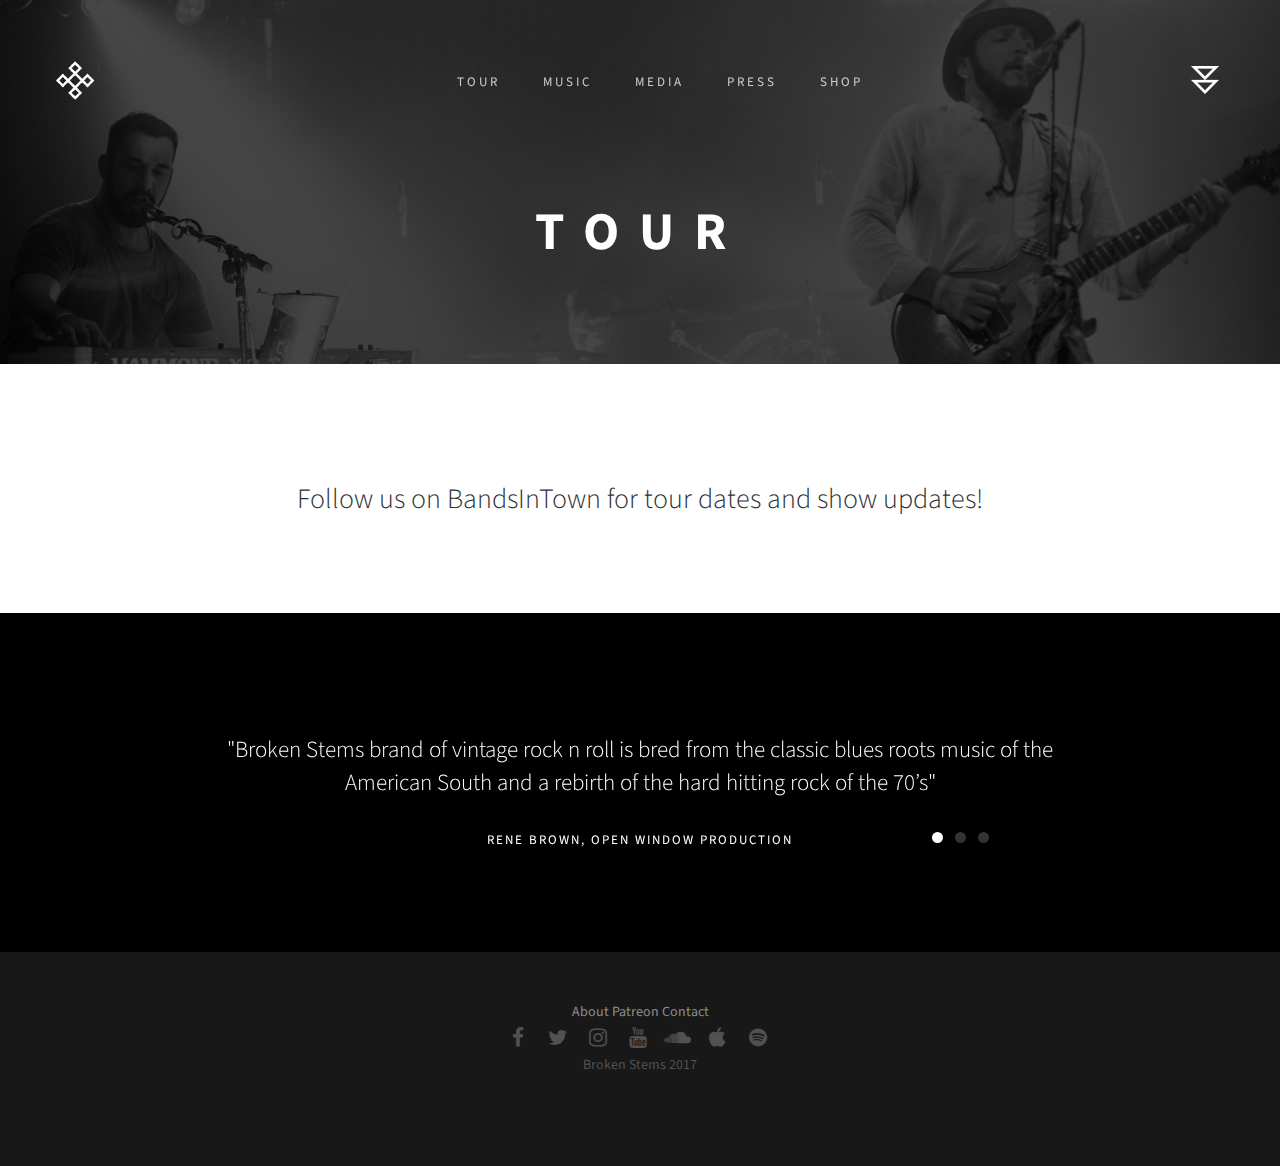
<file: tour.html>
<!doctype html>
<!--[if lt IE 7]>      <html class="no-js lt-ie9 lt-ie8 lt-ie7" lang=""> <![endif]-->
<!--[if IE 7]>         <html class="no-js lt-ie9 lt-ie8" lang=""> <![endif]-->
<!--[if IE 8]>         <html class="no-js lt-ie9" lang=""> <![endif]-->
<!--[if gt IE 8]><!-->
<html class="no-js" lang="">
<!--<![endif]-->
<head>
<meta charset="utf-8">
<meta name="description" content="">
<meta name="viewport" content="width=device-width, initial-scale=1">
<title>Tour | Broken Stems </title>
<link rel="stylesheet" href="css/bootstrap.min.css">
<link rel="stylesheet" href="css/flexslider.css">
<link rel="stylesheet" href="css/jquery.fancybox.css">
<link rel="stylesheet" href="css/main.css">
<link rel="stylesheet" href="css/responsive.css">
<link rel="stylesheet" href="css/animate.min.css">
<link rel="stylesheet" href="css/font-icon.css">
<link rel="stylesheet" href="https://maxcdn.bootstrapcdn.com/font-awesome/4.4.0/css/font-awesome.min.css">
<!-- Global Site Tag (gtag.js) - Google Analytics -->
<script async src="https://www.googletagmanager.com/gtag/js?id=UA-31611614-1"></script>
<script>
  window.dataLayer = window.dataLayer || [];
  function gtag(){dataLayer.push(arguments)};
  gtag('js', new Date());

  gtag('config', 'UA-31611614-1');
</script>

</head>

<body>

<script>
$('#myModal').on('shown.bs.modal', function () {
  $('#myInput').focus()
})
</script>

<!-- header section -->
<section class="banner-tour" role="banner"> 
  <!--header navigation -->
    <header id="header">
    <div class="header-content clearfix"> 
      <div class="row">
      <div class="col-lg-2">
         <a class="logo" href="welcome.html"><img src="images/logo.png" alt=""></a>

      </div>
        <div class="col-lg-8">
      <nav class="navigation" role="navigation">
        <ul class="primary-nav">
          <!-- <li><a href="welcome.html">Home</a></li> -->
          <li><a href="tour.html">Tour</a></li>
          <li><a href="music.html">Music</a></li>
          <li><a href="media.html">Media</a></li>
          <li><a href="press.html">Press</a></li>
          <li><a href="shop.html">Shop</a></li>
        </ul>
      </nav>
        
      </div>
        <!-- Button trigger modal -->

      <div class="col-lg-2">
      <a style="float:right;" type="button" data-toggle="modal" data-target="#exampleModal">
      <img src="images/logo2.png" alt="">
      </a>
        <a href="#" class="nav-toggle">Menu<span></span></a> </div>
      </div>
    </div>  
  </header>

  <!--header navigation --> 
  <!-- banner text -->
  <div class="container">
    <div class="col-md-10 col-md-offset-1">
      <div class="banner-text2 text-center">
        <h1>TOUR</h1>
        <!-- <p style="color:#fff;">BLUES • ROOTS • ROCK</p> -->
     <!--    <nav role="navigation"> <a href="#single" class="banner-btn"><img src="images/down-arrow.png" alt=""></a></nav> -->
      </div>
      <!-- banner text --> 
    </div>
  </div>
</section>
<!-- header section --> 


<!-- services section -->
<section id="services" class="services service-section">
  <div class="container">
    <div class="row">
<div class="col-md-12 text-center">

  <h3 style="">Follow us on BandsInTown for tour dates and show updates!</h3>
        <iframe src="https://www.bandsintown.com/artist/Broken%20Stems/track_button?size=large&display_tracker_count=true&text_color=%23FFFFFF&background_color=%2300B4B3&hover_color=%2300908f" height="32" width="165" scrolling="no" frameborder="0" style="border:none; overflow:hidden"; allowtransparency="true" ></iframe>
</div>
 <script charset="utf-8" src="https://widget.bandsintown.com/main.min.js"></script><a class="bit-widget-initializer" data-artist-name="broken stems" data-display-local-dates="false" data-display-past-dates="true" data-auto-style="false" data-text-color="#000" data-link-color="#eee" data-popup-background-color="#000" data-background-color="transparent" data-display-limit="15" data-link-text-color="#FFFFFF"></a>

  </div>
</section>
<!-- services section --> 


<!-- Testimonials section -->
<section id="testimonials" class="section testimonials no-padding">
  <div class="container-fluid">
    <div class="row no-gutter">
      <div class="flexslider">
        <ul class="slides">
          <li>
            <div class="col-md-12">
              <blockquote>
                <h1>"Broken Stems brand of vintage rock n roll is bred from the classic blues roots music of the American South and a rebirth of the hard hitting rock of the 70’s" </h1>
                <p>Rene Brown, Open Window production</p>
              </blockquote>
            </div>
          </li>
          <li>
            <div class="col-md-12">
              <blockquote>
                <h1>"Broken Stems are the spirit of rock hell bent on challenging the modern music listener... Play It Loud!" </h1>
                <p>Remy Fischer, USA TODAY</p>
              </blockquote>
            </div>
          </li>
          <li>
            <div class="col-md-12">
              <blockquote>
                <h1>"The kind of music blaring out your speakers at 90mph with the windows down in your ‘67 mustang" </h1>
                <p>Eric, NBC San Diego</p>
              </blockquote>
            </div>
          </li>
        </ul>
      </div>
    </div>
  </div>
</section>
<!-- Testimonials section --> 



<!-- Footer section -->
<footer class="footer">
  <div class="footer-top">
    <div class="container">
      <div class="row">
        <div class="footer-col col-md-2">
       
        </div>
        <div class="footer-col col-md-8 text-center">
      
          <ul class="footer-nav">
            <li><a href="about.html">About</a></li>
          <li><a href="#">Patreon</a></li>
          <li><a href="contact.html">Contact</a></li>
            
          </ul>

          <ul class="footer-share">
            <li><a target="_blank" href="http://facebook.com/thebrokenstems"><i class="fa fa-facebook"></i></a></li>
            <li><a target="_blank" href="http://twitter.com/thebrokenstems"><i class="fa fa-twitter"></i></a></li>
            <li><a target="_blank" href="http://instagram.com/thebrokenstems"><i class="fa fa-instagram"></i></a></li>
            <li><a target="_blank" href="http://youtube.com/user/thebrokenstems"><i class="fa fa-youtube"></i></a></li>
            <li><a target="_blank" href="http://soundlcoud.com/thebrokenstems"><i class="fa fa-soundcloud"></i></a></li>
            <li><a target="_blank" href="http://soundlcoud.com/thebrokenstems"><i class="fa fa-apple"></i></a></li>
            <li><a target="_blank" href="https://open.spotify.com/artist/0cm4IOBfqQGuzI0LzyL1yX"><i class="fa fa-spotify"></i></a></li>
          </ul>

          <p>Broken Stems 2017</p>
   
        </div>  
        <div class="footer-col col-md-2">
        </div>
      </div>
    </div>
  </div>
  <!-- footer top --> 

<!-- Modal -->
<div class="modal fade" id="exampleModal" tabindex="-1" role="dialog" aria-labelledby="exampleModalLabel" aria-hidden="true">
  <div class="modal-dialog" role="document">
    <div class="modal-content">
      <div class="modal-header">
        <!-- <h5 class="modal-title" id="exampleModalLabel">Modal title</h5> -->
        <button type="button" class="close" data-dismiss="modal" aria-label="Close">
          <span aria-hidden="true">&times;</span>
        </button>
      </div>
      <div class="modal-body">

      <div class="row">
        <div class="col-md-12 text-center">
            <div class="embed-responsive embed-responsive-16by9">
              <iframe class="embed-responsive-item" src="https://www.youtube.com/embed/5UWRoSmHFho"></iframe>
            </div>
          <h3>BECOME A STEM</h3>
         
          <!-- Begin MailChimp Signup Form -->
<link href="//cdn-images.mailchimp.com/embedcode/horizontal-slim-10_7.css" rel="stylesheet" type="text/css">
<style type="text/css">
  #mc_embed_signup{background:#fff; clear:left; font:14px Helvetica,Arial,sans-serif; width:100%;}
  /* Add your own MailChimp form style overrides in your site stylesheet or in this style block.
     We recommend moving this block and the preceding CSS link to the HEAD of your HTML file. */
</style>
<div id="mc_embed_signup">
<form action="//brokenstems.us2.list-manage.com/subscribe/post?u=6222802ba50ba42cfdd3f7cbf&amp;id=8a05fdee19" method="post" id="mc-embedded-subscribe-form" name="mc-embedded-subscribe-form" class="validate" target="_blank" novalidate>
    <div id="mc_embed_signup_scroll">
  <label for="mce-EMAIL">Subscribe to our mailing list</label>
  <input type="email" value="" name="EMAIL" class="email" id="mce-EMAIL" placeholder="email address" required>
    <!-- real people should not fill this in and expect good things - do not remove this or risk form bot signups-->
    <div style="position: absolute; left: -5000px;" aria-hidden="true"><input type="text" name="b_6222802ba50ba42cfdd3f7cbf_8a05fdee19" tabindex="-1" value=""></div>
    <div class="clear"><input type="submit" value="Subscribe" name="subscribe" id="mc-embedded-subscribe" class="button"></div>
    </div>
</form>
</div>

<!--End mc_embed_signup-->
        </div>
      </div>
    
      </div>
    <!--   <div class="modal-footer">
        <button type="button" class="btn btn-secondary" data-dismiss="modal">Close</button>
      
      </div> -->
    </div>
  </div>
</div>


</footer>
<!-- Footer section --> 
<!-- JS FILES --> 
<script src="https://ajax.googleapis.com/ajax/libs/jquery/1.11.3/jquery.min.js"></script> 
<script src="js/bootstrap.min.js"></script> 
<script src="js/jquery.flexslider-min.js"></script> 
<script src="js/jquery.fancybox.pack.js"></script> 
<script src="js/retina.min.js"></script> 
<script src="js/modernizr.js"></script> 
<script src="js/main.js"></script>
</body>
</html>
</file>
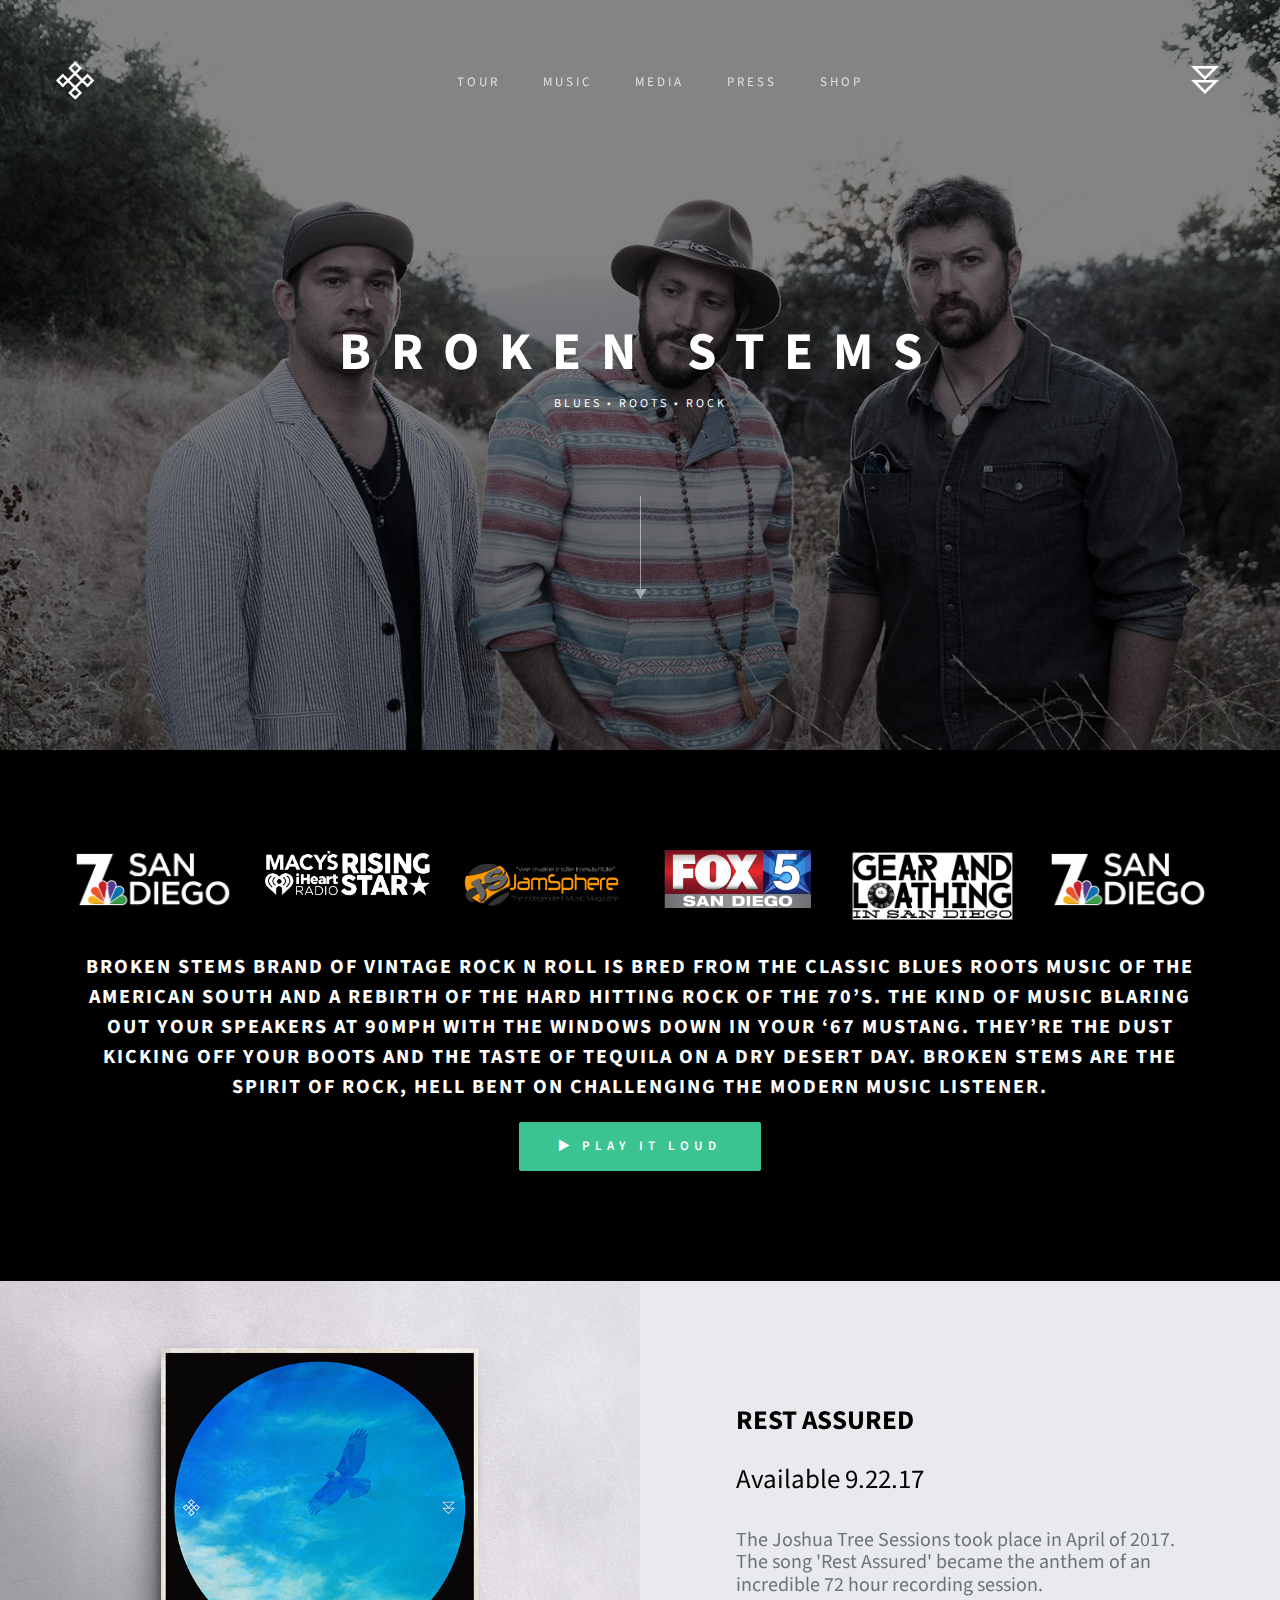
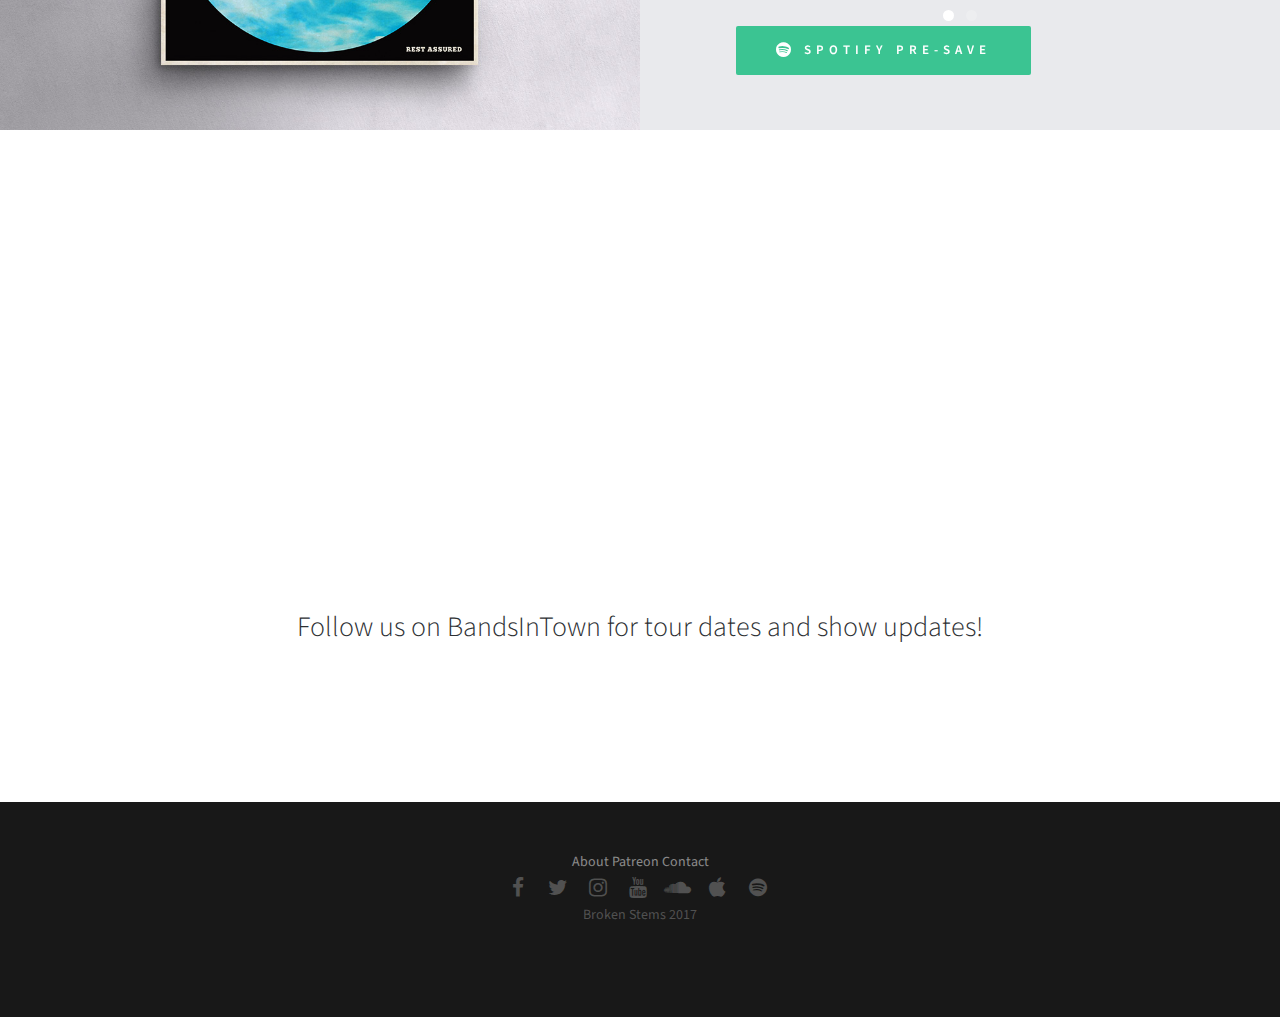
<file: welcome.html>
<!doctype html>
<!--[if lt IE 7]>      <html class="no-js lt-ie9 lt-ie8 lt-ie7" lang=""> <![endif]-->
<!--[if IE 7]>         <html class="no-js lt-ie9 lt-ie8" lang=""> <![endif]-->
<!--[if IE 8]>         <html class="no-js lt-ie9" lang=""> <![endif]-->
<!--[if gt IE 8]><!-->
<html class="no-js" lang="">
<!--<![endif]-->
<head>
<meta charset="utf-8">
<meta name="description" content="">
<meta name="viewport" content="width=device-width, initial-scale=1">
<title>Home | Broken Stems</title>
<link rel="stylesheet" href="css/bootstrap.min.css">
<link rel="stylesheet" href="css/flexslider.css">
<link rel="stylesheet" href="css/jquery.fancybox.css">
<link rel="stylesheet" href="css/main.css">
<link rel="stylesheet" href="css/responsive.css">
<link rel="stylesheet" href="css/animate.min.css">
<link rel="stylesheet" href="css/font-icon.css">
<link rel="stylesheet" href="https://maxcdn.bootstrapcdn.com/font-awesome/4.4.0/css/font-awesome.min.css">

<!-- Global Site Tag (gtag.js) - Google Analytics -->
<script async src="https://www.googletagmanager.com/gtag/js?id=UA-31611614-1"></script>
<script>
  window.dataLayer = window.dataLayer || [];
  function gtag(){dataLayer.push(arguments)};
  gtag('js', new Date());

  gtag('config', 'UA-31611614-1');
</script>


</head>

<body>

<script>
$('#myModal').on('shown.bs.modal', function () {
  $('#myInput').focus()
})
</script>

<!-- header section -->
<section class="banner-welcome" role="banner"> 
  <!--header navigation -->
    <header id="header">
    <div class="header-content clearfix"> 
      <div class="row">
      <div class="col-lg-2">
         <a class="logo" href="index.html"><img src="images/logo.png" alt=""></a>

      </div>
        <div class="col-lg-8">
      <nav class="navigation" role="navigation">
        <ul class="primary-nav">
          <!-- <li><a href="welcome.html">Home</a></li> -->
          <li><a href="tour.html">Tour</a></li>
          <li><a href="music.html">Music</a></li>
          <li><a href="media.html">Media</a></li>
          <li><a href="press.html">Press</a></li>
          <li><a href="shop.html">Shop</a></li>
        </ul>
      </nav>
        
      </div>
        <!-- Button trigger modal -->

      <div class="col-lg-2">
      <a style="float:right;" type="button" data-toggle="modal" data-target="#exampleModal">
      <img src="images/logo2.png" alt="">
      </a>
        <a href="#" class="nav-toggle">Menu<span></span></a> </div>
      </div>
    </div>  
  </header>

  <!--header navigation --> 
  <!-- banner text -->
  <div class="container">
    <div class="col-md-10 col-md-offset-1">
      <div class="banner-text text-center">
        <h1>BROKEN STEMS</h1>
        <p style="color:#fff;">BLUES • ROOTS • ROCK</p>
        <nav role="navigation"> <a href="#about" class="banner-btn"><img src="images/down-arrow.png" alt=""></a></nav>
      </div>
      <!-- banner text --> 
    </div>
  </div>
</section>
<!-- header section --> 

<!-- Get a quote section -->
<section id="about" class="section testimonials">
  <div class="container">
    <div class="row">

    <div class="col-md-2 col-xs-4">
      <a href="#"><img class="img-responsive" src="images/press/nbc7-san-diego-logo.png" /></a>
    </div>
     <div class="col-md-2 col-xs-4">
      <a href="#"><img class="img-responsive" src="images/press/MacysRisingStar_Logo_Secondary_White.png" /></a>
    </div>
     <div class="col-md-2 col-xs-4">
      <a href="#"><img class="img-responsive" src="images/press/jamspheremagazine-logo-5002.png" /></a>
    </div>
     <div class="col-md-2 col-xs-4">
     <a href="#"><img class="img-responsive" src="images/press/fox5-san-diego.png" /></a>
    </div>
     <div class="col-md-2 col-xs-4">
     <a href="#"><img class="img-responsive" src="images/press/cropped-gear-and-loathing-logo-6.png" /></a>
    </div>
     <div class="col-md-2 col-xs-4">
     <a href="#"><img class="img-responsive" src="images/press/nbc7-san-diego-logo.png" /></a>
    </div>

       <div class="clearfix"></div>

    <div class="col-md-12">

      <p style="color: #fff;font-size: 20px;line-height: 30px;"><strong>Broken Stems brand of vintage rock n roll is bred from the classic blues roots music of the American South and a rebirth of the hard hitting rock of the 70’s. The kind of music blaring out your speakers at 90mph with the windows down in your ‘67 mustang. They’re the dust kicking off your boots and the taste of tequila on a dry desert day. Broken Stems are the spirit of rock, hell bent on challenging the modern music listener. </strong></p>

      <h2><strong><a href="music.html" class="btn btn-large btn-secondary"><i class="fa fa-play"></i> PLAY IT LOUD</a></strong></h2>

    </div>


  
  </div>
</section>
<!-- Get a quote section --> 

<!-- about section -->
<section id="music" class="section intro no-padding">
  <div class="container-fluid">
    <div class="row no-gutter">
      <div class="flexslider">
        <ul class="slides">
          <li>
            <div class="col-md-6">
              <div class="avatar"> 
              <img src="images/intro-img2.jpg" alt="" class="img-responsive"> </div>
            </div>
            <div class="col-md-6">
              <blockquote>
                <h1><strong>REST ASSURED </strong></h1>
                <h1>Available 9.22.17</h1>
                <p style="font-size:20px; padding-bottom: 20px;">The Joshua Tree Sessions took place in April of 2017. The song 'Rest Assured' became the anthem of an incredible 72 hour recording session. </p>

                  <button id="presave" type="button" class="btn btn-large"><i class="fa fa-lg fa-spotify"></i> Spotify Pre-Save</button> 
                  <script type="text/javascript">
                    var a=new XMLHttpRequest;a.open("GET","https://www.fanpresave.com/api/login/277eace0-9a94-11e7-b0a9-5b8c9193bfbe",!0),a.onload=function(){a.status>=200&&a.status<400&&document.getElementById("presave").addEventListener("click",function(){window.open(a.responseText,"presave","menubar=1,resizable=1,width=512,height=768")})},a.onerror=function(){},a.send();
                  </script>
                  
              </blockquote>
            </div>
          </li>
           <li>
            <div class="col-md-6">
              <div class="avatar"> 
              <img src="images/intro-img1.jpg" alt="" class="img-responsive"> </div>
            </div>
            <div class="col-md-6">
              <blockquote>
                <h1><strong>WHAT ARE YOU CONNECTED</strong></h1>
                <h1>Available NOW!</h1>
                <p style="font-size:20px; padding-bottom: 20px;">An epic musical journey recorded in the cliffs of La Jolla, CA. Released November 11th, 2016.</p>
                  <a style="float: left;" href="https://itunes.apple.com/us/album/what-are-you-connected/id1169310196"><img style="width: 150px;" src="images/buy-on-itunes.png"/></a>  <a href="https://open.spotify.com/artist/0cm4IOBfqQGuzI0LzyL1yX"><img style="width: 150px;" src="images/spotify.png"/></a> 
              </blockquote>
            </div>
          </li>
         
        </ul>
      </div>
    </div>
  </div>
</section>
<!-- about section --> 

<!-- services section -->
<section id="services" class="section">
  <div class="container">
    <div class="row">

      <div class="col-md-6 col-sm-6 col-xs-12 services"> 
       <div class="embed-responsive embed-responsive-16by9">
         <iframe class="embed-responsive-item" src="https://www.youtube.com/embed/5UWRoSmHFho"></iframe>
        </div>
        </div>
         <div class="col-md-6 col-sm-6 col-xs-12 services"> 
       <div class="embed-responsive embed-responsive-16by9">
         <iframe class="embed-responsive-item" src="https://www.youtube.com/embed/Wd_EroPX9hg"></iframe>
        </div>
      </div>
      <!--  <div class="col-md-4 col-sm-4 col-xs-12 services"> 
       <div class="embed-responsive embed-responsive-16by9">
         <iframe class="embed-responsive-item" src="https://www.youtube.com/embed/VJMMtiV6fOg"></iframe>
        </div>
      </div> -->
    </div>


    
    <!-- InstaWidget -->
    <!-- <a href="https://instawidget.net/v/user/thebrokenstems" id="link-60acc9abfe8540ec16da9f4fe21bef60e2f5d130b10709ad2cbc1573f3fea765">@thebrokenstems</a>
    <script src="https://instawidget.net/js/instawidget.js?u=60acc9abfe8540ec16da9f4fe21bef60e2f5d130b10709ad2cbc1573f3fea765&width=100%"></script> -->
     
      <h3 class="text-center">Follow us on BandsInTown for tour dates and show updates!</h3>
      <p class="text-center"> <iframe src="https://www.bandsintown.com/artist/Broken%20Stems/track_button?size=large&display_tracker_count=true&text_color=%23FFFFFF&background_color=%2300B4B3&hover_color=%2300908f" height="32" width="165" scrolling="no" frameborder="0" style="border:none; overflow:hidden"; allowtransparency="true" ></iframe></p>
      
  
        <script charset="utf-8" src="https://widget.bandsintown.com/main.min.js"></script><a class="bit-widget-initializer" data-artist-name="broken stems" data-display-local-dates="false" data-display-past-dates="true" data-auto-style="false" data-text-color="#000" data-link-color="#eee" data-popup-background-color="#000" data-background-color="transparent" data-display-limit="15" data-link-text-color="#FFFFFF"></a>
    </div>
  </div>
   <div class="row">

</div>
</section>

<!-- Footer section -->
<footer class="footer">
  <div class="footer-top">
    <div class="container">
      <div class="row">
        <div class="footer-col col-md-2">
       
        </div>
        <div class="footer-col col-md-8 text-center">
      
          <ul class="footer-nav">
           <li><a href="about.html">About</a></li>
          <li><a href="http://patreon.com/thebrokenstems">Patreon</a></li>
          <li><a href="contact.html">Contact</a></li>
            
          </ul>

          <ul class="footer-share">
            <li><a target="_blank" href="http://facebook.com/thebrokenstems"><i class="fa fa-facebook"></i></a></li>
            <li><a target="_blank" href="http://twitter.com/thebrokenstems"><i class="fa fa-twitter"></i></a></li>
            <li><a target="_blank" href="http://instagram.com/thebrokenstems"><i class="fa fa-instagram"></i></a></li>
            <li><a target="_blank" href="http://youtube.com/user/thebrokenstems"><i class="fa fa-youtube"></i></a></li>
            <li><a target="_blank" href="http://soundlcoud.com/thebrokenstems"><i class="fa fa-soundcloud"></i></a></li>
            <li><a target="_blank" href="http://soundlcoud.com/thebrokenstems"><i class="fa fa-apple"></i></a></li>
            <li><a target="_blank" href="https://open.spotify.com/artist/0cm4IOBfqQGuzI0LzyL1yX"><i class="fa fa-spotify"></i></a></li>
          </ul>

          <p>Broken Stems 2017</p>
   
        </div>  
        <div class="footer-col col-md-2">
        </div>
      </div>
    </div>
  </div>
  <!-- footer top --> 

<!-- Modal -->
<div class="modal fade" id="exampleModal" tabindex="-1" role="dialog" aria-labelledby="exampleModalLabel" aria-hidden="true">
  <div class="modal-dialog" role="document">
    <div class="modal-content">
      <div class="modal-header">
        <!-- <h5 class="modal-title" id="exampleModalLabel">Modal title</h5> -->
        <button type="button" class="close" data-dismiss="modal" aria-label="Close">
          <span aria-hidden="true">&times;</span>
        </button>
      </div>
      <div class="modal-body">

      <div class="row">
        <div class="col-md-12 text-center">
            <div class="embed-responsive embed-responsive-16by9">
              <iframe class="embed-responsive-item" src="https://www.youtube.com/embed/5UWRoSmHFho"></iframe>
            </div>
          <h3>BECOME A STEM</h3>
         
          <!-- Begin MailChimp Signup Form -->
<link href="//cdn-images.mailchimp.com/embedcode/horizontal-slim-10_7.css" rel="stylesheet" type="text/css">
<style type="text/css">
  #mc_embed_signup{background:#fff; clear:left; font:14px Helvetica,Arial,sans-serif; width:100%;}
  /* Add your own MailChimp form style overrides in your site stylesheet or in this style block.
     We recommend moving this block and the preceding CSS link to the HEAD of your HTML file. */
</style>
<div id="mc_embed_signup">
<form action="//brokenstems.us2.list-manage.com/subscribe/post?u=6222802ba50ba42cfdd3f7cbf&amp;id=8a05fdee19" method="post" id="mc-embedded-subscribe-form" name="mc-embedded-subscribe-form" class="validate" target="_blank" novalidate>
    <div id="mc_embed_signup_scroll">
  <label for="mce-EMAIL">Subscribe to our mailing list</label>
  <input type="email" value="" name="EMAIL" class="email" id="mce-EMAIL" placeholder="email address" required>
    <!-- real people should not fill this in and expect good things - do not remove this or risk form bot signups-->
    <div style="position: absolute; left: -5000px;" aria-hidden="true"><input type="text" name="b_6222802ba50ba42cfdd3f7cbf_8a05fdee19" tabindex="-1" value=""></div>
    <div class="clear"><input type="submit" value="Subscribe" name="subscribe" id="mc-embedded-subscribe" class="button"></div>
    </div>
</form>
</div>

<!--End mc_embed_signup-->
        </div>
      </div>
    
      </div>
    <!--   <div class="modal-footer">
        <button type="button" class="btn btn-secondary" data-dismiss="modal">Close</button>
      
      </div> -->
    </div>
  </div>
</div>


</footer>
<!-- Footer section --> 
<!-- JS FILES --> 
<script src="https://ajax.googleapis.com/ajax/libs/jquery/1.11.3/jquery.min.js"></script> 
<script src="js/bootstrap.min.js"></script> 
<script src="js/jquery.flexslider-min.js"></script> 
<script src="js/jquery.fancybox.pack.js"></script> 
<script src="js/retina.min.js"></script> 
<script src="js/modernizr.js"></script> 
<script src="js/main.js"></script>
 <script type="text/javascript">
    var a = new XMLHttpRequest;
    a.open("GET", "https://api.fanpresave.com/dev/login/1d507850-9dd4-11e7-acf2-6709cd3387f6", !0), a.onload = function() {
      a.status >= 200 && a.status < 400 && document.getElementById("presave").addEventListener("click", function() {
        window.location.href = a.responseText;
      })
    }, a.onerror = function() {}, a.send();
  </script>
</body>
</html>
</file>
<file: css/main.css>
/* ------------------------------------------------------------------------------
	Template Name: Flosix
	Author: Designstub
	Author URI: http://www.designstub.com
	
	
	
/* ------------------------------------------------------------------------------
	Typography
-------------------------------------------------------------------------------*/

@import url(http://fonts.googleapis.com/css?family=Source%20Sans%20Pro:300,400,500,600,700);
p {
	font-size: 14px;
	line-height: 22.4px;
	color: #6c7279;
}
h1 {
	font-size: 65px;
	color: #2d3033;
}
h2 {
	font-size: 40px;
	color: #2d3033;
}
h3 {
	font-size: 28px;
	color: #2d3033;
	font-weight: 300;
}
h4 {
	font-size: 22px;
	color: #2d3033;
	font-weight: 400;
}
h5 {
	font-size: 14px;
	color: #2d3033;
	text-transform: uppercase;
	font-weight: 700;
}
.btn {
	background-color: #3bc492;
	color: #fff;
	font-size: 13px;
	font-weight: 600;
	letter-spacing: 5px;
	border: 0;
	-moz-border-radius: 2px;
	-webkit-border-radius: 2px;
	border-radius: 2px;
	display: inline-block;
	text-transform: uppercase;
}
.btn:hover, .btn:focus {
	background-color: #3d3d3d;
	color: #fff;
}
.btn-large {
	padding: 15px 40px;
}
/* ------------------------------------------------------------------------------
	Global Styles
-------------------------------------------------------------------------------*/
a {
	color: #e84545;
}
a:hover, a:focus {
	text-decoration: none;
	-moz-transition: background-color, color, 0.3s;
	-o-transition: background-color, color, 0.3s;
	-webkit-transition: background-color, color, 0.3s;
	transition: background-color, color, 0.3s;
}
body {
	font-family: "Source Sans Pro";
	font-weight: 400;
	color: #6c7279;
}
ul, ol {
	margin: 0;
	padding: 0;
}
ul li {
	list-style: none;
}
.section {
	padding: 100px 0;
}
.no-padding {
	padding: 0;
}
.no-gutter [class*=col-] {
	padding-right: 0;
	padding-left: 0;
}
.space {
	margin-top: 60px;
}
/* ------------------------------------------------------------------------------
	 Header
-------------------------------------------------------------------------------*/
#header {
	position: fixed;
	width: 100%;
	z-index: 999;
}
#header .header-content {
	margin: 0 auto;
	max-width: 1170px;
	padding: 60px 0;
	width: 100%;
	-moz-transition: padding 0.3s;
	-o-transition: padding 0.3s;
	-webkit-transition: padding 0.3s;
	transition: padding 0.3s;
}
#header .logo {
	float: left;
}
#header.fixed {
	background-color: rgba(0, 0, 0, 1);
}
#header.fixed .header-content {
	border-bottom: 0;
	padding: 25px 0;
}
#header.fixed .nav-toggle {
	top: 18px;
}
.navigation.open {
	opacity: 0.9;
	visibility: visible;
	-moz-transition: opacity 0.5s;
	-o-transition: opacity 0.5s;
	-webkit-transition: opacity 0.5s;
	transition: opacity 0.5s;
}
.navigation {
	text-align: center;
}
.navigation li {
	display: inline-block;
}
.navigation a {
	color: rgba(255, 255, 255, 0.75);
	font-size: 13px;
	font-weight: 400;
	margin-left: 40px;
	letter-spacing: 3px;
	text-transform: uppercase;
}
.navigation a:hover, .navigation a.active {
	color: #fff;
}
.nav-toggle {
	display: none;
	height: 44px;
	overflow: hidden;
	position: fixed;
	right: 45%;
	text-indent: 100%;
	top: 32px;
	white-space: nowrap;
	width: 44px;
	z-index: 99999;
	-moz-transition: all 0.3s;
	-o-transition: all 0.3s;
	-webkit-transition: all 0.3s;
	transition: all 0.3s;
}
.nav-toggle:before, .nav-toggle:after {
	border-radius: 50%;
	content: "";
	height: 100%;
	left: 0;
	position: absolute;
	top: 0;
	width: 100%;
	-moz-transform: translateZ(0);
	-ms-transform: translateZ(0);
	-webkit-transform: translateZ(0);
	transform: translateZ(0);
	-moz-backface-visibility: hidden;
	-webkit-backface-visibility: hidden;
	backface-visibility: hidden;
	-moz-transition-property: -moz-transform;
	-o-transition-property: -o-transform;
	-webkit-transition-property: -webkit-transform;
	transition-property: transform;
}
.nav-toggle:before {
	background-color: #e84545;
	-moz-transform: scale(1);
	-ms-transform: scale(1);
	-webkit-transform: scale(1);
	transform: scale(1);
	-moz-transition-duration: 0.3s;
	-o-transition-duration: 0.3s;
	-webkit-transition-duration: 0.3s;
	transition-duration: 0.3s;
}
.nav-toggle:after {
	background-color: #e84545;
	-moz-transform: scale(0);
	-ms-transform: scale(0);
	-webkit-transform: scale(0);
	transform: scale(0);
	-moz-transition-duration: 0s;
	-o-transition-duration: 0s;
	-webkit-transition-duration: 0s;
	transition-duration: 0s;
}
.nav-toggle span {
	background-color: #fff;
	bottom: auto;
	display: inline-block;
	height: 3px;
	left: 50%;
	position: absolute;
	right: auto;
	top: 50%;
	width: 18px;
	z-index: 10;
	-moz-transform: translateX(-50%) translateY(-50%);
	-ms-transform: translateX(-50%) translateY(-50%);
	-webkit-transform: translateX(-50%) translateY(-50%);
	transform: translateX(-50%) translateY(-50%);
}
.nav-toggle span:before, .nav-toggle span:after {
	background-color: #fff;
	content: "";
	height: 100%;
	position: absolute;
	right: 0;
	top: 0;
	width: 100%;
	-moz-transform: translateZ(0);
	-ms-transform: translateZ(0);
	-webkit-transform: translateZ(0);
	transform: translateZ(0);
	-moz-backface-visibility: hidden;
	-webkit-backface-visibility: hidden;
	backface-visibility: hidden;
	-moz-transition: -moz-transform 0.3s;
	-o-transition: -o-transform 0.3s;
	-webkit-transition: -webkit-transform 0.3s;
	transition: transform 0.3s;
}
.nav-toggle span:before {
	-moz-transform: translateY(-6px) rotate(0deg);
	-ms-transform: translateY(-6px) rotate(0deg);
	-webkit-transform: translateY(-6px) rotate(0deg);
	transform: translateY(-6px) rotate(0deg);
}
.nav-toggle span:after {
	-moz-transform: translateY(6px) rotate(0deg);
	-ms-transform: translateY(6px) rotate(0deg);
	-webkit-transform: translateY(6px) rotate(0deg);
	transform: translateY(6px) rotate(0deg);
}
.nav-toggle.close-nav:before {
	-moz-transform: scale(0);
	-ms-transform: scale(0);
	-webkit-transform: scale(0);
	transform: scale(0);
}
.nav-toggle.close-nav:after {
	-moz-transform: scale(1);
	-ms-transform: scale(1);
	-webkit-transform: scale(1);
	transform: scale(1);
}
.nav-toggle.close-nav span {
	background-color: rgba(255, 255, 255, 0);
}
.nav-toggle.close-nav span:before, .nav-toggle.close-nav span:after {
	background-color: #fff;
}
.nav-toggle.close-nav span:before {
	-moz-transform: translateY(0) rotate(45deg);
	-ms-transform: translateY(0) rotate(45deg);
	-webkit-transform: translateY(0) rotate(45deg);
	transform: translateY(0) rotate(45deg);
}
.nav-toggle.close-nav span:after {
	-moz-transform: translateY(0) rotate(-45deg);
	-ms-transform: translateY(0) rotate(-45deg);
	-webkit-transform: translateY(0) rotate(-45deg);
	transform: translateY(0) rotate(-45deg);
}



ul.primary-nav { margin-top:12px; }
/* ------------------------------------------------------------------------------
	 Banner
-------------------------------------------------------------------------------*/

.banner {
	background-image: url(../images/banner.jpg) ;
	background-position: center top;
	background-repeat: no-repeat;
	-moz-background-size: cover;
	-o-background-size: cover;
	-webkit-background-size: cover;
	background-size: cover;
	min-height: 1000px;
}
.banner-welcome {
	background-image: url(../images/banner2.jpg);
	background-position: center top;
	background-repeat: no-repeat;
	-moz-background-size: cover;
	-o-background-size: cover;
	-webkit-background-size: cover;
	background-size: cover;
	min-height: 750px;
}

.banner-tour {
	background-image: url(../images/banner3.jpg);
	background-position: center top;
	background-repeat: no-repeat;
	-moz-background-size: cover;
	-o-background-size: cover;
	-webkit-background-size: cover;
	background-size: cover;
	min-height: 100%;
}

.banner-btn {
	opacity: 0.5;
}
.banner-text {
	padding-top: 33%;
}
.banner-text h1, .banner-text2 h1 {
	color: #fff;
	font-family: "Source Sans Pro";
	font-size: 53px;
	letter-spacing: 20px;
	font-weight: 700;
	text-transform: uppercase;
}
.banner-text p, .banner-text2 p {
	color: #8d8d8d;
	font-size: 12px;
	font-weight: 400;
	letter-spacing: 3px;
	line-height: 24px;
	margin-top: 10px;
	margin-bottom: 80px;
	text-transform: uppercase;
}

.banner-text2 {
	padding-bottom: 10%;
	padding-top: 20%;
}

/* ------------------------------------------------------------------------------
	 Intro
-------------------------------------------------------------------------------*/
.intro {
	background-color: #e9eaed;
	position: relative;
}
.intro blockquote {
	border: 0;
	margin: 0;
	padding: 100px 15% 0;
}
.intro h1 {
	color: #000;
	font: 27px "Source Sans Pro";
}
.intro p {
	color: #6c7279;
	display: block;
	font-size: 13px;
	font-style: normal;
	font-weight: 400;
	margin-top: 30px;
}
/* ------------------------------------------------------------------------------
	 Services
-------------------------------------------------------------------------------*/
.service-section {
	padding-top: 100px;
}
.services {
	margin-bottom: 50px;
}
.services-content {
	padding: 0 15px;
	margin-top: 30px;
}
.services .icon {
	color: #e84545;
	font-size: 36px;
	padding-left: 15px;
}
/* ------------------------------------------------------------------------------
	 Works
-------------------------------------------------------------------------------*/
.work {
	-moz-box-shadow: 0 0 0 1px #fff;
	-webkit-box-shadow: 0 0 0 1px #fff;
	box-shadow: 0 0 0 1px #fff;
	overflow: hidden;
	position: relative;
}
.work img {
	width: 100%;
	height: 100%;
}
.work .overlay {
	background: rgba(232, 69, 69, 0.9);
	height: 100%;
	left: 0;
	opacity: 0;
	position: absolute;
	top: 0;
	width: 100%;
	-moz-transition: opacity, 0.3s;
	-o-transition: opacity, 0.3s;
	-webkit-transition: opacity, 0.3s;
	transition: opacity, 0.3s;
}
.work .overlay-caption {
	position: absolute;
	text-align: center;
	top: 50%;
	width: 100%;
	-moz-transform: translateY(-50%);
	-ms-transform: translateY(-50%);
	-webkit-transform: translateY(-50%);
	transform: translateY(-50%);
}
.work h5, .work p, .work img {
	-moz-transition: all, 0.5s;
	-o-transition: all, 0.5s;
	-webkit-transition: all, 0.5s;
	transition: all, 0.5s;
}
.work h5, .work p {
	color: #fff;
	margin: 0;
	opacity: 0;
}
.work span {
	font-size: 45px;
}
.work h5 {
	margin-bottom: 5px;
	-moz-transform: translate3d(0, -200%, 0);
	-ms-transform: translate3d(0, -200%, 0);
	-webkit-transform: translate3d(0, -200%, 0);
	transform: translate3d(0, -200%, 0);
}
.work p {
	-moz-transform: translate3d(0, 200%, 0);
	-ms-transform: translate3d(0, 200%, 0);
	-webkit-transform: translate3d(0, 200%, 0);
	transform: translate3d(0, 200%, 0);
}
.work-box:hover img {
	-moz-transform: scale(1.2);
	-ms-transform: scale(1.2);
	-webkit-transform: scale(1.2);
	transform: scale(1.2);
}
.work-box:hover .overlay {
	opacity: 1;
}
.work-box:hover .overlay h5, .work-box:hover .overlay p {
	opacity: 1;
	-moz-transform: translate3d(0, 0, 0);
	-ms-transform: translate3d(0, 0, 0);
	-webkit-transform: translate3d(0, 0, 0);
	transform: translate3d(0, 0, 0);
}
/* ------------------------------------------------------------------------------
	 Teams
-------------------------------------------------------------------------------*/
.person {
	max-width: 270px;
	text-align: center;
}
.person-content {
	margin-top: 20px;
}
.person h4 {
	font-weight: 400;
}
.person h5 {
	color: #e84545;
	font-size: 13px;
	font-weight: 400;
	margin-bottom: 20px;
}
.footer-nav li {
	display: inline-block;
	float: none;
}
.social-icons, .footer .footer-share {
	margin-top: 30px;
}
.social-icons li, .footer .footer-share li {
	display: inline-block;
	float: none;
}
.social-icons a, .footer .footer-share a {
	border: 1px solid #e8ecee;
	-moz-border-radius: 50%;
	-webkit-border-radius: 50%;
	border-radius: 50%;
	color: #c6cacc;
	display: block;
	font-size: 14px;
	height: 32px;
	line-height: 32px;
	margin-right: 5px;
	text-align: center;
	width: 32px;
}
.social-icons a:hover, .footer .footer-share a:hover {
	background-color: #e84545;
	border-color: #e84545;
	color: #fff;
}
/* ------------------------------------------------------------------------------
	 Testimonials
-------------------------------------------------------------------------------*/
.testimonials {
	background-color: #000;
	position: relative;
	text-align: center;
}
.testimonials blockquote {
	border: 0;
	margin: 0;
	padding: 100px 15%;
}
.testimonials h1 {
	color: #fff;
	font: 23px "Source Sans Pro";
	font-weight: 300;
}
.testimonials p {
	color: #fff;
	display: block;
	font-size: 13px;
	font-style: normal;
	letter-spacing: 2px;
	font-weight: 400;
	margin-top: 30px;
	text-transform: uppercase;
}

#video-background {
/*  making the video fullscreen  */
  position: fixed;
  right: 0; 
  bottom: 0;
  min-width: 100%; 
  min-height: 100%;
  width: auto; 
  height: auto;
  z-index: -100;
}
/* ------------------------------------------------------------------------------
	Quote
-------------------------------------------------------------------------------*/
.quote h3 {
	margin-top: 0;
}
.quote p {
	color: #2d3033;
	font-weight: 600;
	text-transform: uppercase;
}
.quote .btn {
	margin-top: 30px;
}
/* ------------------------------------------------------------------------------
	 Footer
-------------------------------------------------------------------------------*/
.footer {
	text-align: left;
}
.footer-top {
	background-color: #181818;
	padding-top: 50px;
}
.footer-bottom {
	background-color: #313454;
	padding: 20px 0;
}
.footer .footer-col {
	margin-bottom: 80px;
}
.footer h5 {
	color: #fff;
}
.footer h5 {
	margin-bottom: 20px;
}
.footer p {
	color: rgba(255, 255, 255, 0.25);
}
.footer a {
	color: rgba(255, 255, 255, 0.50);
}
.footer a:hover {
	color: #e84545;
}
.footer .footer-share {
	margin-top: 0;
}
.footer .footer-share li {
	display: inline-block;
	float: none;
}
.footer .footer-share a {
	border: none;
	font-size: 21px;
	color: rgba(255, 255, 255, 0.25);
}
.footer .fa-heart {
	color: #e84545;
	font-size: 11px;
	margin: 0 2px;
}
</file>
<file: css/responsive.css>
@media screen and (max-width: 1024px) {
#header .header-content {
	width: 90%;
}
.nav-toggle {
	display: block;
}
.navigation {
	position: fixed;
	background-color: #000;
	width: 100%;
	height: 100%;
	top: 0;
	left: 0;
	z-index: 99999;
	visibility: hidden;
	opacity: 0;
	-webkit-transition: opacity 0.5s, visibility 0s 0.5s;
	transition: opacity 0.5s, visibility 0s 0.5s;
}
.navigation .primary-nav {
	position: relative;
	top: 45%;
	-moz-transform: translateY(-45%);
	-ms-transform: translateY(-45%);
	-webkit-transform: translateY(-45%);
	transform: translateY(-45%);
}
.navigation li {
	display: block;
	margin-bottom: 20px;
}
.navigation a {
	display: block;
	font-size: 25px;
	margin: 0;
	text-align: center;
}
.person {
	margin: 0 auto 50px;
}
.person-content {
	text-align: center;
}
.person .social-icons li {
	display: inline-block;
	float: none;
	margin-bottom: 5px;
}
.testimonials blockquote {
	padding: 20px 5% 0;
}
.testimonials p {
	font-size: 14px;
}
.flex-control-nav {
	bottom: 20px;
}
}
@media screen and (max-width: 768px) {
.banner-text {
	padding-top: 30%;
}
.banner-text h1 {
	font-size: 42px;
}
.banner-text p {
	font-size: 18px;
}
.flexslider {
	padding-bottom: 80px;
}
.flex-control-nav {
	width: 100%;
}
.footer .footer-col {
	margin-bottom: 50px;
}
}
@media screen and (max-width: 640px) {
.banner-text {
	padding-top: 35%;
}
}
@media screen and (max-width: 480px) {
.banner-text {
	padding-top: 45%;
}
.banner-text h1 {
	font-size: 32px;
}
}
@media screen and (max-width: 320px) {
.banner-text {
	padding-top: 55%;
}
.testimonials blockquote {
	padding: 20px 5% 0;
}
.testimonials p {
	font-size: 14px;
}
}
</file>
<file: css/font-icon.css>
/* ==========================================================================
	Font Icon (http://www.elegantthemes.com/blog/freebie-of-the-week/free-line-style-icons)
========================================================================== */
@font-face {
  font-family: "elegant-theme-line";
  src: url('../fonts/elegant-theme-line.ttf?1439850014') format('truetype'), url('../fonts/elegant-theme-line.eot?1439850014') format('embedded-opentype'), url('../fonts/elegant-theme-line.svg?1439850014') format('svg'), url('../fonts/elegant-theme-line.woff?1439850014') format('woff'); }
.icon {
  font-family: 'elegant-theme-line';
  speak: none;
  font-style: normal;
  font-weight: normal;
  font-variant: normal;
  text-transform: none;
  line-height: 1;
  /* Better Font Rendering =========== */
  -webkit-font-smoothing: antialiased;
  -moz-osx-font-smoothing: grayscale; }

.icon-mobile:before {
  content: "\e000"; }

.icon-laptop:before {
  content: "\e001"; }

.icon-desktop:before {
  content: "\e002"; }

.icon-tablet:before {
  content: "\e003"; }

.icon-phone:before {
  content: "\e004"; }

.icon-document:before {
  content: "\e005"; }

.icon-documents:before {
  content: "\e006"; }

.icon-search:before {
  content: "\e007"; }

.icon-clipboard:before {
  content: "\e008"; }

.icon-newspaper:before {
  content: "\e009"; }

.icon-notebook:before {
  content: "\e00a"; }

.icon-book-open:before {
  content: "\e00b"; }

.icon-browser:before {
  content: "\e00c"; }

.icon-calendar:before {
  content: "\e00d"; }

.icon-presentation:before {
  content: "\e00e"; }

.icon-picture:before {
  content: "\e00f"; }

.icon-pictures:before {
  content: "\e010"; }

.icon-video:before {
  content: "\e011"; }

.icon-camera:before {
  content: "\e012"; }

.icon-printer:before {
  content: "\e013"; }

.icon-toolbox:before {
  content: "\e014"; }

.icon-briefcase:before {
  content: "\e015"; }

.icon-wallet:before {
  content: "\e016"; }

.icon-gift:before {
  content: "\e017"; }

.icon-bargraph:before {
  content: "\e018"; }

.icon-grid:before {
  content: "\e019"; }

.icon-expand:before {
  content: "\e01a"; }

.icon-focus:before {
  content: "\e01b"; }

.icon-edit:before {
  content: "\e01c"; }

.icon-adjustments:before {
  content: "\e01d"; }

.icon-ribbon:before {
  content: "\e01e"; }

.icon-hourglass:before {
  content: "\e01f"; }

.icon-lock:before {
  content: "\e020"; }

.icon-megaphone:before {
  content: "\e021"; }

.icon-shield:before {
  content: "\e022"; }

.icon-trophy:before {
  content: "\e023"; }

.icon-flag:before {
  content: "\e024"; }

.icon-map:before {
  content: "\e025"; }

.icon-puzzle:before {
  content: "\e026"; }

.icon-basket:before {
  content: "\e027"; }

.icon-envelope:before {
  content: "\e028"; }

.icon-streetsign:before {
  content: "\e029"; }

.icon-telescope:before {
  content: "\e02a"; }

.icon-gears:before {
  content: "\e02b"; }

.icon-key:before {
  content: "\e02c"; }

.icon-paperclip:before {
  content: "\e02d"; }

.icon-attachment:before {
  content: "\e02e"; }

.icon-pricetags:before {
  content: "\e02f"; }

.icon-lightbulb:before {
  content: "\e030"; }

.icon-layers:before {
  content: "\e031"; }

.icon-pencil:before {
  content: "\e032"; }

.icon-tools:before {
  content: "\e033"; }

.icon-tools-2:before {
  content: "\e034"; }

.icon-scissors:before {
  content: "\e035"; }

.icon-paintbrush:before {
  content: "\e036"; }

.icon-magnifying-glass:before {
  content: "\e037"; }

.icon-circle-compass:before {
  content: "\e038"; }

.icon-linegraph:before {
  content: "\e039"; }

.icon-mic:before {
  content: "\e03a"; }

.icon-strategy:before {
  content: "\e03b"; }

.icon-beaker:before {
  content: "\e03c"; }

.icon-caution:before {
  content: "\e03d"; }

.icon-recycle:before {
  content: "\e03e"; }

.icon-anchor:before {
  content: "\e03f"; }

.icon-profile-male:before {
  content: "\e040"; }


.icon-profile-female:before {
  content: "\e041"; }

.icon-bike:before {
  content: "\e042"; }

.icon-wine:before {
  content: "\e043"; }

.icon-hotairballoon:before {
  content: "\e044"; }

.icon-globe:before {
  content: "\e045"; }

.icon-genius:before {
  content: "\e046"; }

.icon-map-pin:before {
  content: "\e047"; }

.icon-dial:before {
  content: "\e048"; }

.icon-chat:before {
  content: "\e049"; }

.icon-heart:before {
  content: "\e04a"; }

.icon-cloud:before {
  content: "\e04b"; }

.icon-upload:before {
  content: "\e04c"; }

.icon-download:before {
  content: "\e04d"; }

.icon-target:before {
  content: "\e04e"; }

.icon-hazardous:before {
  content: "\e04f"; }

.icon-piechart:before {
  content: "\e050"; }

.icon-speedometer:before {
  content: "\e051"; }

.icon-global:before {
  content: "\e052"; }

.icon-compass:before {
  content: "\e053"; }

.icon-lifesaver:before {
  content: "\e054"; }

.icon-clock:before {
  content: "\e055"; }

.icon-aperture:before {
  content: "\e056"; }

.icon-quote:before {
  content: "\e057"; }

.icon-scope:before {
  content: "\e058"; }

.icon-alarmclock:before {
  content: "\e059"; }

.icon-refresh:before {
  content: "\e05a"; }

.icon-happy:before {
  content: "\e05b"; }

.icon-sad:before {
  content: "\e05c"; }

.icon-facebook:before {
  content: "\e05d"; }

.icon-twitter:before {
  content: "\e05e"; }

.icon-googleplus:before {
  content: "\e05f"; }

.icon-rss:before {
  content: "\e060"; }

.icon-tumblr:before {
  content: "\e061"; }

.icon-linkedin:before {
  content: "\e062"; }

.icon-dribbble:before {
  content: "\e063"; }
</file>
